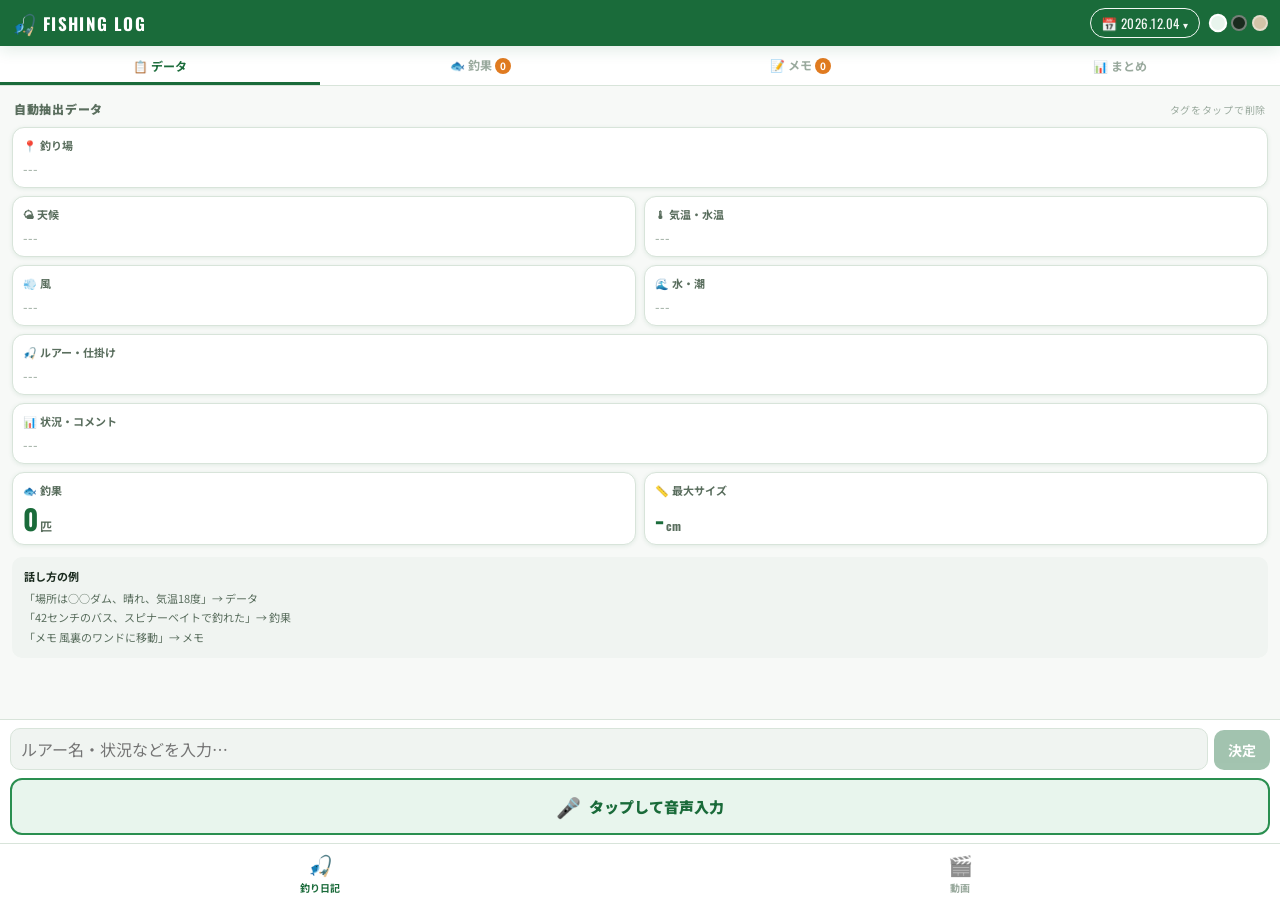
<file: index.html>
<!DOCTYPE html>
<html lang="ja" data-theme="light">
<head>
<meta charset="UTF-8">
<meta name="viewport" content="width=device-width, initial-scale=1.0, viewport-fit=cover">
<meta name="mobile-web-app-capable" content="yes">
<meta name="apple-mobile-web-app-capable" content="yes">
<meta name="apple-mobile-web-app-status-bar-style" content="black-translucent">
<meta name="theme-color" content="#1a6b3a">
<title>釣り日記</title>
<link rel="manifest" href="manifest.webmanifest">
<link rel="icon" href="icons/icon.svg" type="image/svg+xml">
<link rel="apple-touch-icon" href="icons/icon.svg">
<link rel="preconnect" href="https://fonts.googleapis.com">
<link href="https://fonts.googleapis.com/css2?family=Noto+Sans+JP:wght@400;700;900&family=Oswald:wght@500;700&display=swap" rel="stylesheet">
<link rel="stylesheet" href="css/app.css">
</head>
<body>

<header class="hdr">
  <div class="hdr-brand"><span class="hdr-logo">🎣</span><span class="hdr-title">FISHING LOG</span></div>
  <div class="hdr-right">
    <button class="trip-btn" id="tripBtn"></button>
    <div class="themes">
      <button class="theme-dot" data-theme="light" title="ライト"></button>
      <button class="theme-dot" data-theme="dark" title="ダーク"></button>
      <button class="theme-dot" data-theme="wabi" title="和風"></button>
    </div>
  </div>
</header>

<main id="apps"></main>

<nav class="nav" id="nav"></nav>

<div class="toast" id="toast"></div>
<div class="overlay" id="overlay"></div>

<!-- 共通機能 -->
<script src="js/core/util.js"></script>
<script src="js/core/store.js"></script>
<script src="js/core/media.js"></script>
<script src="js/core/speech.js"></script>
<script src="js/core/parser.js"></script>
<script src="js/core/apps.js"></script>

<!-- アプリ（ここに1行足すだけで下のナビに増える） -->
<script src="js/apps/diary.js"></script>
<script src="js/apps/video.js"></script>

<script src="js/main.js"></script>
</body>
</html>
</file>
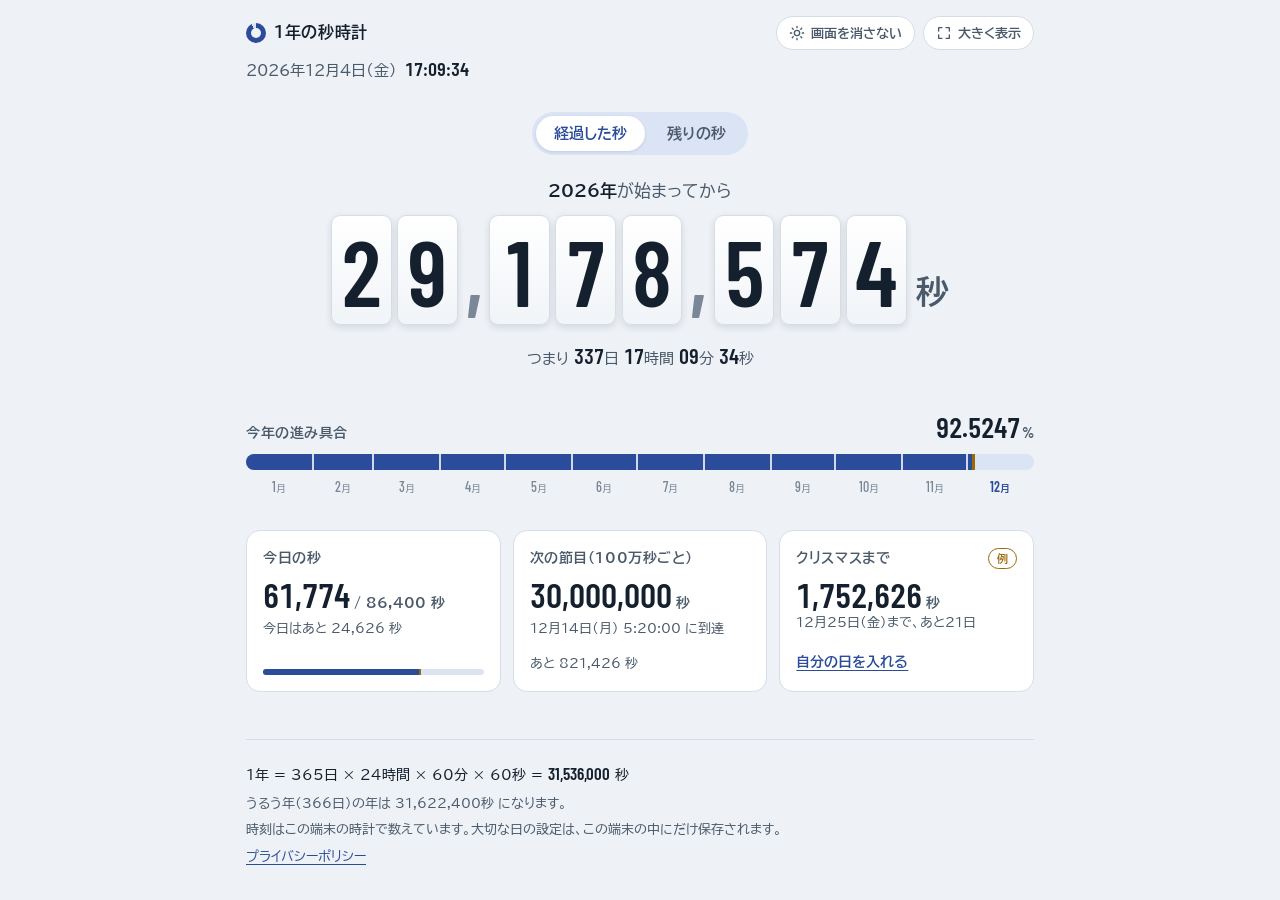
<file: year-clock/index.html>
<!DOCTYPE html>
<html lang="ja">
<head>
<meta charset="UTF-8">
<meta name="viewport" content="width=device-width, initial-scale=1, viewport-fit=cover">
<title>1年の秒時計</title>
<meta name="claude:viewport-fit-sides" content="cover">
<meta name="theme-color" content="#eef2f6" media="(prefers-color-scheme: light)">
<meta name="theme-color" content="#0e1420" media="(prefers-color-scheme: dark)">
<meta name="description" content="今年が始まってから何秒たったか、あと何秒で終わるかをひと目で見られる時計です。">
<link rel="manifest" href="manifest.webmanifest">
<link rel="icon" href="icons/icon-192.png" type="image/png">
<link rel="apple-touch-icon" href="icons/apple-touch-icon.png">
<link rel="preconnect" href="https://fonts.googleapis.com">
<link rel="preconnect" href="https://fonts.gstatic.com" crossorigin>
<link rel="stylesheet" href="https://fonts.googleapis.com/css2?family=BIZ+UDPGothic:wght@400;700&family=Barlow+Condensed:wght@500;600&display=swap">
<style>
/* レイアウト：中央に大きな秒カウンター → 1年の進み具合バー → 小さなカード3枚 → 説明 */
:root {
  --paper: #eef2f6;
  --surface: #ffffff;
  --cell-hi: #ffffff;
  --cell: #f1f4f8;
  --ink: #15202e;
  --ink-2: #4b5a6b;
  --ink-3: #7a8796;
  --line: #d6dde6;
  --ai: #2b4c9b;        /* 藍 */
  --ai-soft: #dbe4f5;
  --on-ai: #ffffff;
  --kin: #9a6a06;       /* 山吹 */
  --warn: #b3261e;
  --shadow: rgba(21, 32, 46, 0.12);
  --f-num: "Barlow Condensed", "Arial Narrow", "Roboto Condensed", sans-serif;
  --f-body: "BIZ UDPGothic", "Hiragino Sans", "Yu Gothic", "Meiryo", sans-serif;
  padding-top: env(safe-area-inset-top, 0px);
  padding-bottom: env(safe-area-inset-bottom, 0px);
}
@media (prefers-color-scheme: dark) {
  :root:not([data-theme="light"]) {
    --paper: #0e1420;
    --surface: #161f31;
    --cell-hi: #1d2840;
    --cell: #151d2f;
    --ink: #e8edf5;
    --ink-2: #a9b5c6;
    --ink-3: #66748a;
    --line: #283550;
    --ai: #8fb0f2;
    --ai-soft: #1f2d4b;
    --on-ai: #0e1420;
    --kin: #f0b941;
    --warn: #ff8a80;
    --shadow: rgba(0, 0, 0, 0.45);
    color-scheme: dark;
  }
}
:root[data-theme="dark"] {
  --paper: #0e1420;
  --surface: #161f31;
  --cell-hi: #1d2840;
  --cell: #151d2f;
  --ink: #e8edf5;
  --ink-2: #a9b5c6;
  --ink-3: #66748a;
  --line: #283550;
  --ai: #8fb0f2;
  --ai-soft: #1f2d4b;
  --on-ai: #0e1420;
  --kin: #f0b941;
  --warn: #ff8a80;
  --shadow: rgba(0, 0, 0, 0.45);
  color-scheme: dark;
}

*, *::before, *::after { box-sizing: border-box; }
[hidden] { display: none !important; }
html, body { height: 100%; }
body {
  margin: 0;
  background: var(--paper);
  color: var(--ink);
  font-family: var(--f-body);
  font-size: 15px;
  line-height: 1.6;
  -webkit-text-size-adjust: 100%;
}
h2, p { margin: 0; }
h2 { font-size: inherit; }
.nw { white-space: nowrap; }
button { -webkit-tap-highlight-color: transparent; }
button:focus-visible, input:focus-visible { outline: 2px solid var(--ai); outline-offset: 2px; }

.app {
  min-height: 100%;
  display: flex;
  flex-direction: column;
  max-width: 820px;
  margin: 0 auto;
  padding-left: max(16px, env(safe-area-inset-left, 0px));
  padding-right: max(16px, env(safe-area-inset-right, 0px));
}

/* ===== ヘッダー ===== */
.top {
  display: flex;
  flex-wrap: wrap;
  align-items: center;
  justify-content: space-between;
  gap: 10px 16px;
  padding-block: 16px 4px;
}
.brand { display: flex; align-items: center; gap: 8px; font-size: 16px; font-weight: 700; letter-spacing: 0.04em; }
.ring {
  --p: 0;
  position: relative;
  width: 20px;
  height: 20px;
  border-radius: 50%;
  background: conic-gradient(var(--ai) calc(var(--p) * 1%), var(--ai-soft) 0);
}
.ring::after { content: ""; position: absolute; inset: 5px; border-radius: 50%; background: var(--paper); }
.tools { display: flex; gap: 8px; }
.tbtn {
  display: inline-flex;
  align-items: center;
  gap: 6px;
  font: 700 13px/1 var(--f-body);
  color: var(--ink-2);
  background: var(--surface);
  border: 1px solid var(--line);
  border-radius: 999px;
  padding: 8px 12px;
  cursor: pointer;
}
.tbtn svg { width: 16px; height: 16px; fill: none; stroke: currentColor; stroke-width: 2; stroke-linecap: round; stroke-linejoin: round; }
.tbtn[aria-pressed="true"] { color: var(--ai); background: var(--ai-soft); border-color: var(--ai); }
.now { color: var(--ink-2); font-size: 15px; }
.now .t { margin-left: 0.4em; font-family: var(--f-num); font-weight: 600; font-size: 19px; color: var(--ink); font-variant-numeric: tabular-nums; }

/* ===== メインの秒カウンター ===== */
.main { flex: 1; display: flex; flex-direction: column; }
.hero {
  --d: clamp(34px, 12vw, 92px);
  display: flex;
  flex-direction: column;
  align-items: center;
  text-align: center;
  padding-block: 28px 8px;
}
.seg { display: inline-flex; gap: 4px; padding: 4px; background: var(--ai-soft); border-radius: 999px; }
.seg button {
  font: 700 15px/1 var(--f-body);
  color: var(--ink-2);
  background: transparent;
  border: 0;
  border-radius: 999px;
  padding: 10px 18px;
  cursor: pointer;
}
.seg button[aria-pressed="true"] { color: var(--ai); background: var(--surface); box-shadow: 0 1px 3px var(--shadow); }
.lead-label { margin-top: 22px; font-size: 17px; color: var(--ink-2); }
.lead-label b { color: var(--ink); }
.counter-row { display: flex; align-items: flex-end; gap: calc(var(--d) * 0.1); max-width: 100%; margin-top: 10px; }
.counter { display: flex; gap: calc(var(--d) * 0.06); font-family: var(--f-num); font-weight: 600; font-size: var(--d); line-height: 1; }
.cell {
  display: grid;
  place-items: center;
  width: 0.66em;
  height: 1.2em;
  overflow: hidden;
  background: linear-gradient(var(--cell-hi), var(--cell));
  border: 1px solid var(--line);
  border-radius: 0.1em;
  box-shadow: 0 0.03em 0.08em var(--shadow);
}
.cell.lead { color: var(--ink-3); box-shadow: none; }
.dig { display: block; }
.comma { align-self: flex-end; width: 0.22em; padding-bottom: 0.06em; text-align: center; color: var(--ink-3); }
.comma.lead { opacity: 0.4; }
.unit { padding-bottom: calc(var(--d) * 0.08); font-size: calc(var(--d) * 0.36); font-weight: 700; color: var(--ink-2); }
.equiv { margin-top: 14px; font-size: 15px; color: var(--ink-2); }
.equiv b { font-family: var(--f-num); font-weight: 600; font-size: 21px; color: var(--ink); font-variant-numeric: tabular-nums; }

/* ===== 1年の進み具合 ===== */
.prog { margin-top: 32px; }
.prog-h { display: flex; align-items: baseline; justify-content: space-between; gap: 12px; margin-bottom: 10px; }
.prog-h h2, .card-h h2 { font-size: 14px; font-weight: 700; color: var(--ink-2); letter-spacing: 0.04em; }
.pct { font-family: var(--f-num); font-weight: 600; font-size: 28px; line-height: 1; font-variant-numeric: tabular-nums; }
.pct small { margin-left: 2px; font-size: 16px; color: var(--ink-2); }
.bar { position: relative; height: 16px; border-radius: 8px; background: var(--ai-soft); overflow: hidden; }
.bar.mini { height: 6px; border-radius: 3px; }
.fill { position: absolute; inset: 0 auto 0 0; background: var(--ai); }
.fill::after { content: ""; position: absolute; top: 0; right: 0; bottom: 0; width: 3px; background: var(--kin); }
.bar.mini .fill::after { width: 2px; }
.ticks { position: absolute; inset: 0; }
.ticks i { position: absolute; top: 0; bottom: 0; width: 2px; margin-left: -1px; background: var(--paper); opacity: 0.85; }
.months { display: flex; margin-top: 6px; }
.months span { flex: 0 0 auto; text-align: center; font-family: var(--f-num); font-weight: 500; font-size: 14px; color: var(--ink-3); }
.months small { font-family: var(--f-body); font-size: 10px; }
.months .is-now { color: var(--ai); font-weight: 600; }
@media (max-width: 520px) { .months small { display: none; } }

/* ===== カード ===== */
.cards { display: grid; grid-template-columns: 1fr; gap: 12px; margin-top: 32px; }
@media (min-width: 680px) { .cards { grid-template-columns: repeat(3, minmax(0, 1fr)); } }
.card {
  display: flex;
  flex-direction: column;
  gap: 6px;
  min-width: 0;
  padding: 16px;
  background: var(--surface);
  border: 1px solid var(--line);
  border-radius: 14px;
}
.card-h { display: flex; align-items: center; justify-content: space-between; gap: 8px; }
.card-h h2 { overflow-wrap: anywhere; }
.chip { flex: none; padding: 1px 8px; font-size: 11px; font-weight: 700; color: var(--kin); border: 1px solid currentColor; border-radius: 999px; }
.card-v { font-family: var(--f-num); font-weight: 600; font-size: 34px; line-height: 1.1; font-variant-numeric: tabular-nums; overflow-wrap: anywhere; }
.card-v .u { margin-left: 4px; font-family: var(--f-body); font-size: 14px; font-weight: 700; color: var(--ink-2); }
.card-s { font-size: 13px; color: var(--ink-2); }
.card-f { margin-top: auto; padding-top: 8px; font-size: 13px; color: var(--ink-2); }
.link {
  padding: 6px 0;
  font: 700 14px/1 var(--f-body);
  color: var(--ai);
  background: none;
  border: 0;
  text-decoration: underline;
  text-underline-offset: 3px;
  cursor: pointer;
}

/* 大切な日の入力 */
.ev-view { display: contents; }
.ev-form { display: grid; gap: 8px; }
.ev-form label { font-size: 12px; font-weight: 700; color: var(--ink-2); }
.ev-form input[type="text"], .ev-form input[type="date"] {
  width: 100%;
  min-height: 42px;
  padding: 8px 10px;
  font: 16px var(--f-body);
  color: var(--ink);
  background: var(--paper);
  border: 1px solid var(--line);
  border-radius: 8px;
}
.ev-form .check { display: flex; align-items: center; gap: 8px; font-size: 14px; font-weight: 400; color: var(--ink); }
.ev-form .check input { width: 18px; height: 18px; margin: 0; accent-color: var(--ai); }
.err { font-size: 13px; color: var(--warn); }
.form-btns { display: flex; flex-wrap: wrap; gap: 8px; margin-top: 4px; }
.btn {
  padding: 10px 14px;
  font: 700 14px/1 var(--f-body);
  color: var(--ink);
  background: var(--surface);
  border: 1px solid var(--line);
  border-radius: 8px;
  cursor: pointer;
}
.btn.primary { color: var(--on-ai); background: var(--ai); border-color: var(--ai); }
.btn.quiet { margin-left: auto; color: var(--ink-2); }

/* ===== 説明 ===== */
.foot { display: grid; gap: 6px; margin-top: 36px; padding-block: 20px 32px; border-top: 1px solid var(--line); font-size: 13px; color: var(--ink-2); }
.foot .formula { font-size: 14px; color: var(--ink); }
.foot b { font-family: var(--f-num); font-weight: 600; font-size: 17px; }
.foot a { color: var(--ai); text-underline-offset: 3px; }

/* ===== お知らせ ===== */
.toast {
  position: fixed;
  left: 50%;
  bottom: calc(20px + env(safe-area-inset-bottom, 0px));
  z-index: 20;
  max-width: calc(100% - 32px);
  padding: 12px 18px;
  font-size: 14px;
  font-weight: 700;
  color: var(--paper);
  background: var(--ink);
  border-radius: 12px;
  box-shadow: 0 6px 24px var(--shadow);
  opacity: 0;
  transform: translate(-50%, 12px);
  transition: opacity 0.25s, transform 0.25s;
  pointer-events: none;
}
.toast.show { opacity: 1; transform: translate(-50%, 0); }

/* ===== 大きく表示（置き時計モード） ===== */
body.focus .app { max-width: none; }
body.focus .cards, body.focus .foot { display: none; }
body.focus .main { justify-content: center; padding-bottom: 24px; }
body.focus .hero { --d: clamp(34px, min(12.5vw, 24vh), 220px); }
body.focus .prog { width: 100%; max-width: 1100px; margin-inline: auto; }

@media (prefers-reduced-motion: reduce) {
  .toast { transition: none; }
}
</style>
</head>
<body>
<div class="app" lang="ja">
  <header class="top">
    <div class="brand"><span class="ring" id="brand-ring" aria-hidden="true"></span><span>1年の秒時計</span></div>
    <div class="tools">
      <button class="tbtn" id="wake" type="button" aria-pressed="false">
        <svg viewBox="0 0 24 24" aria-hidden="true"><circle cx="12" cy="12" r="4"/><path d="M12 2v2M12 20v2M4.9 4.9l1.4 1.4M17.7 17.7l1.4 1.4M2 12h2M20 12h2M4.9 19.1l1.4-1.4M17.7 6.3l1.4-1.4"/></svg>
        <span>画面を消さない</span>
      </button>
      <button class="tbtn" id="focus" type="button" aria-pressed="false">
        <svg viewBox="0 0 24 24" aria-hidden="true"><path d="M4 9V4h5M20 9V4h-5M4 15v5h5M20 15v5h-5"/></svg>
        <span id="focus-label">大きく表示</span>
      </button>
    </div>
  </header>
  <p class="now"><span id="today-date"></span><span class="t" id="today-time"></span></p>

  <main class="main">
    <section class="hero" aria-labelledby="lead-label">
      <div class="seg" role="group" aria-label="表示の切り替え">
        <button type="button" id="m-elapsed" aria-pressed="true">経過した秒</button>
        <button type="button" id="m-remain" aria-pressed="false">残りの秒</button>
      </div>
      <p class="lead-label" id="lead-label"></p>
      <div class="counter-row">
        <div class="counter" id="counter" role="img" aria-label=""></div>
        <span class="unit" aria-hidden="true">秒</span>
      </div>
      <p class="equiv" id="equiv"></p>
    </section>

    <section class="prog" aria-labelledby="prog-h">
      <div class="prog-h">
        <h2 id="prog-h">今年の進み具合</h2>
        <p class="pct"><span id="pct">0.0000</span><small>%</small></p>
      </div>
      <div class="bar"><div class="fill" id="fill"></div><div class="ticks" id="ticks"></div></div>
      <div class="months" id="months" aria-hidden="true"></div>
    </section>

    <div class="cards">
      <section class="card" aria-labelledby="day-h">
        <div class="card-h"><h2 id="day-h">今日の秒</h2></div>
        <p class="card-v"><span id="day-v">0</span><span class="u">/ <span id="day-total">86,400</span> 秒</span></p>
        <p class="card-s" id="day-s"></p>
        <div class="card-f"><div class="bar mini"><div class="fill" id="day-fill"></div></div></div>
      </section>

      <section class="card" aria-labelledby="ms-h">
        <div class="card-h"><h2 id="ms-h">次の節目（100万秒ごと）</h2></div>
        <p class="card-v"><span id="ms-v">0</span><span class="u">秒</span></p>
        <p class="card-s" id="ms-s"></p>
        <div class="card-f" id="ms-f"></div>
      </section>

      <section class="card" aria-labelledby="ev-h">
        <div class="card-h"><h2 id="ev-h">大切な日まで</h2><span class="chip" id="ev-chip" hidden>例</span></div>
        <div class="ev-view" id="ev-view">
          <div id="ev-body">
            <p class="card-v"><span id="ev-v">0</span><span class="u" id="ev-u">秒</span></p>
            <p class="card-s" id="ev-s"></p>
          </div>
          <p class="card-s" id="ev-empty" hidden>誕生日や旅行の日など、大切な日までの秒数を数えます。</p>
          <div class="card-f"><button class="link" id="ev-edit" type="button">自分の日を入れる</button></div>
        </div>
        <form class="ev-form" id="ev-form" novalidate hidden>
          <label for="ev-name">名前</label>
          <input id="ev-name" type="text" maxlength="20" placeholder="誕生日" autocomplete="off">
          <label for="ev-date">日付</label>
          <input id="ev-date" type="date">
          <label class="check" for="ev-yearly"><input id="ev-yearly" type="checkbox">毎年くり返す（誕生日など）</label>
          <p class="err" id="ev-err" hidden>日付を選んでください。</p>
          <div class="form-btns">
            <button class="btn primary" type="submit">保存</button>
            <button class="btn" id="ev-cancel" type="button">やめる</button>
            <button class="btn quiet" id="ev-remove" type="button">消す</button>
          </div>
        </form>
      </section>
    </div>
  </main>

  <footer class="foot">
    <p class="formula" id="formula"></p>
    <p id="leap-note"></p>
    <p>時刻はこの端末の時計で数えています。大切な日の設定は、この端末の中にだけ保存されます。</p>
    <p class="foot-link"><a href="privacy.html">プライバシーポリシー</a></p>
  </footer>
</div>
<div class="toast" id="toast" role="status" aria-live="polite"></div>

<script>
(() => {
  'use strict';

  const KEY = 'year-seconds-clock.v1';
  const WEEK = ['日', '月', '火', '水', '木', '金', '土'];
  const DAY_MS = 86400000;
  const MILESTONE = 1000000;
  const $ = (id) => document.getElementById(id);
  const fmt = (n) => n.toLocaleString('ja-JP');
  const pad2 = (n) => String(n).padStart(2, '0');
  const dateJa = (d) => `${d.getMonth() + 1}月${d.getDate()}日（${WEEK[d.getDay()]}）`;
  const timeJa = (d) => `${d.getHours()}:${pad2(d.getMinutes())}:${pad2(d.getSeconds())}`;
  const reduceMotion = window.matchMedia('(prefers-reduced-motion: reduce)');

  // ===== 設定の保存（この端末だけ） =====
  const settings = (() => {
    try { return JSON.parse(localStorage.getItem(KEY)) || {}; } catch (e) { return {}; }
  })();
  const save = () => {
    try { localStorage.setItem(KEY, JSON.stringify(settings)); } catch (e) { /* 保存できなくても時計は動く */ }
  };
  if (settings.event && !/^\d{4}-\d{2}-\d{2}$/.test(settings.event.date || '')) delete settings.event;
  let mode = settings.mode === 'remain' ? 'remain' : 'elapsed';

  // ===== 1年・1日の秒数 =====
  // 端末のタイムゾーンで「1月1日 0:00」から数える。うるう年は自動で366日になる。
  function yearInfo(now) {
    const y = now.getFullYear();
    const start = new Date(y, 0, 1);
    const end = new Date(y + 1, 0, 1);
    const total = Math.round((end - start) / 1000);
    const elapsed = Math.floor((now - start) / 1000);
    return { y, start, end, total, elapsed, remain: total - elapsed };
  }
  function dayInfo(now) {
    const start = new Date(now.getFullYear(), now.getMonth(), now.getDate());
    const end = new Date(now.getFullYear(), now.getMonth(), now.getDate() + 1);
    const total = Math.round((end - start) / 1000);
    const elapsed = Math.floor((now - start) / 1000);
    return { total, elapsed, remain: total - elapsed };
  }

  // ===== 秒カウンター（8けた） =====
  const cells = [];
  const commas = [];
  (() => {
    const box = $('counter');
    for (let i = 0; i < 8; i++) {
      if (i === 2 || i === 5) {
        const c = document.createElement('span');
        c.className = 'comma';
        c.textContent = ',';
        box.append(c);
        commas.push({ el: c, at: i });
      }
      const cell = document.createElement('span');
      const dig = document.createElement('span');
      cell.className = 'cell';
      dig.className = 'dig';
      cell.append(dig);
      box.append(cell);
      cells.push({ cell, dig, v: '' });
    }
  })();

  function renderCounter(n, animate, dir) {
    const s = String(n).padStart(8, '0');
    const first = s.search(/[1-9]/);
    const lead = first === -1 ? 7 : first;
    cells.forEach((c, i) => {
      c.cell.classList.toggle('lead', i < lead);
      if (c.v === s[i]) return;
      c.dig.textContent = s[i];
      if (animate && c.v !== '' && !reduceMotion.matches && c.dig.animate) {
        c.dig.animate(
          [{ transform: `translateY(${dir * 60}%)`, opacity: 0 }, { transform: 'none', opacity: 1 }],
          { duration: 280, easing: 'cubic-bezier(.2,.8,.2,1)' }
        );
      }
      c.v = s[i];
    });
    commas.forEach((c) => c.el.classList.toggle('lead', c.at <= lead));
    $('counter').setAttribute('aria-label', `${fmt(n)}秒`);
  }

  function equivHtml(sec) {
    const d = Math.floor(sec / 86400);
    const h = Math.floor((sec % 86400) / 3600);
    const m = Math.floor((sec % 3600) / 60);
    const s = sec % 60;
    return `つまり <b>${d}</b>日 <b>${h}</b>時間 <b>${pad2(m)}</b>分 <b>${pad2(s)}</b>秒`;
  }

  // ===== 月の目盛り（実際の日数どおりの幅） =====
  let builtYear = null;
  function buildMonths(yi) {
    const months = $('months');
    const ticks = $('ticks');
    const span = yi.end - yi.start;
    months.textContent = '';
    ticks.textContent = '';
    for (let m = 0; m < 12; m++) {
      const a = new Date(yi.y, m, 1);
      const b = new Date(yi.y, m + 1, 1);
      const label = document.createElement('span');
      label.style.flexBasis = `${((b - a) / span) * 100}%`;
      label.innerHTML = `${m + 1}<small>月</small>`;
      months.append(label);
      if (m > 0) {
        const t = document.createElement('i');
        t.style.left = `${((a - yi.start) / span) * 100}%`;
        ticks.append(t);
      }
    }
    const days = Math.round(yi.total / 86400);
    $('formula').innerHTML = `1年 = ${days}日 × 24時間 × 60分 × 60秒 = <span class="nw"><b>${fmt(yi.total)}</b> 秒</span>`;
    $('leap-note').textContent = days === 366
      ? `${yi.y}年はうるう年なので、いつもの年（365日 = 31,536,000秒）より 86,400秒 長くなっています。`
      : 'うるう年（366日）の年は 31,622,400秒 になります。';
    builtYear = yi.y;
  }

  // ===== 大切な日 =====
  function currentEvent(now) {
    if (settings.event === null) return null;
    if (settings.event) return settings.event;
    return { name: 'クリスマス', date: `${now.getFullYear()}-12-25`, yearly: true, example: true };
  }

  function eventState(ev, now) {
    const [Y, M, D] = ev.date.split('-').map(Number);
    let t = new Date(Y, M - 1, D);
    if (ev.yearly) {
      t = new Date(now.getFullYear(), M - 1, D);
      if (now >= new Date(t.getFullYear(), t.getMonth(), t.getDate() + 1)) {
        t = new Date(now.getFullYear() + 1, M - 1, D);
      }
    }
    const dayEnd = new Date(t.getFullYear(), t.getMonth(), t.getDate() + 1);
    const today = new Date(now.getFullYear(), now.getMonth(), now.getDate());
    const days = Math.round(Math.abs(t - today) / DAY_MS);
    if (now < t) return { kind: 'until', t, days, sec: Math.ceil((t - now) / 1000) };
    if (now < dayEnd) return { kind: 'today', t };
    return { kind: 'since', t, days, sec: Math.floor((now - t) / 1000) };
  }

  function renderEvent(now) {
    const ev = currentEvent(now);
    $('ev-body').hidden = !ev;
    $('ev-empty').hidden = !!ev;
    $('ev-chip').hidden = !(ev && ev.example);
    $('ev-edit').textContent = ev && !ev.example ? '変更する' : '自分の日を入れる';
    if (!ev) {
      $('ev-h').textContent = '大切な日まで';
      return;
    }
    const st = eventState(ev, now);
    const withYear = (d) => (d.getFullYear() === now.getFullYear() ? '' : `${d.getFullYear()}年`) + dateJa(d);
    $('ev-u').hidden = st.kind === 'today';
    if (st.kind === 'until') {
      $('ev-h').textContent = `${ev.name}まで`;
      $('ev-v').textContent = fmt(st.sec);
      $('ev-s').innerHTML = `${withYear(st.t)}まで、<span class="nw">あと${st.days}日</span>`;
    } else if (st.kind === 'today') {
      $('ev-h').textContent = ev.name;
      $('ev-v').textContent = '今日';
      $('ev-s').textContent = `${dateJa(st.t)}、今日がその日です`;
    } else {
      $('ev-h').textContent = `${ev.name}から`;
      $('ev-v').textContent = fmt(st.sec);
      $('ev-s').innerHTML = `${withYear(st.t)}から <span class="nw">${st.days}日たちました</span>`;
    }
  }

  const form = $('ev-form');
  function openForm() {
    const ev = currentEvent(new Date());
    const own = ev && !ev.example;
    $('ev-name').value = own ? ev.name : '';
    $('ev-date').value = own ? ev.date : '';
    $('ev-yearly').checked = own ? !!ev.yearly : false;
    $('ev-remove').hidden = !own;
    $('ev-err').hidden = true;
    $('ev-view').hidden = true;
    $('ev-chip').hidden = true;
    form.hidden = false;
    $('ev-name').focus();
  }
  function closeForm() {
    form.hidden = true;
    $('ev-view').hidden = false;
    renderEvent(new Date());
    $('ev-edit').focus();
  }
  $('ev-edit').addEventListener('click', openForm);
  $('ev-cancel').addEventListener('click', closeForm);
  $('ev-remove').addEventListener('click', () => {
    settings.event = null;
    save();
    closeForm();
  });
  form.addEventListener('submit', (e) => {
    e.preventDefault();
    const date = $('ev-date').value;
    if (!/^\d{4}-\d{2}-\d{2}$/.test(date)) {
      $('ev-err').hidden = false;
      $('ev-date').focus();
      return;
    }
    settings.event = { name: $('ev-name').value.trim() || '大切な日', date, yearly: $('ev-yearly').checked };
    save();
    closeForm();
  });

  // ===== お知らせ =====
  let toastTimer;
  function toast(msg) {
    const el = $('toast');
    el.textContent = msg;
    el.classList.add('show');
    clearTimeout(toastTimer);
    toastTimer = setTimeout(() => el.classList.remove('show'), 5000);
  }

  // ===== 毎秒の更新 =====
  let last = null;
  function tick(animate) {
    const now = new Date();
    const yi = yearInfo(now);
    const di = dayInfo(now);
    if (builtYear !== yi.y) buildMonths(yi);

    $('today-date').textContent = `${yi.y}年${dateJa(now)}`;
    $('today-time').textContent = timeJa(now);

    const value = mode === 'elapsed' ? yi.elapsed : yi.remain;
    $('lead-label').innerHTML = mode === 'elapsed'
      ? `<b>${yi.y}年</b>が始まってから`
      : `<b>${yi.y}年</b>が終わるまで、あと`;
    renderCounter(value, animate, mode === 'elapsed' ? 1 : -1);
    $('equiv').innerHTML = equivHtml(value);

    const pct = (yi.elapsed / yi.total) * 100;
    $('pct').textContent = pct.toFixed(4);
    $('fill').style.width = `${pct}%`;
    $('brand-ring').style.setProperty('--p', pct);
    [...$('months').children].forEach((el, i) => el.classList.toggle('is-now', i === now.getMonth()));

    $('day-v').textContent = fmt(di.elapsed);
    $('day-total').textContent = fmt(di.total);
    $('day-s').textContent = `今日はあと ${fmt(di.remain)} 秒`;
    $('day-fill').style.width = `${(di.elapsed / di.total) * 100}%`;

    const next = Math.min((Math.floor(yi.elapsed / MILESTONE) + 1) * MILESTONE, yi.total);
    const at = new Date(yi.start.getTime() + next * 1000);
    $('ms-v').textContent = fmt(next);
    $('ms-s').textContent = next === yi.total
      ? '年越しの瞬間（1月1日 0:00:00）に到達'
      : `${dateJa(at)} ${timeJa(at)} に到達`;
    $('ms-f').textContent = `あと ${fmt(next - yi.elapsed)} 秒`;

    if (animate && last) {
      const passed = Math.floor(yi.elapsed / MILESTONE) * MILESTONE;
      if (last.y === yi.y && yi.elapsed - last.elapsed <= 3 && passed > last.elapsed) {
        toast(`今年 ${fmt(passed)} 秒を通過しました`);
      } else if (last.y < yi.y && last.remain <= 3) {
        toast(`${yi.y}年になりました。また 0 秒から数えます`);
      }
    }
    last = yi;

    if (form.hidden) renderEvent(now);
  }

  let timer;
  function loop() {
    tick(true);
    timer = setTimeout(loop, 1000 - (Date.now() % 1000) + 15);
  }
  function restart() {
    clearTimeout(timer);
    tick(false);
    timer = setTimeout(loop, 1000 - (Date.now() % 1000) + 15);
  }

  // ===== 経過／残りの切り替え =====
  function showMode() {
    $('m-elapsed').setAttribute('aria-pressed', mode === 'elapsed');
    $('m-remain').setAttribute('aria-pressed', mode === 'remain');
  }
  function setMode(m) {
    if (mode === m) return;
    mode = m;
    settings.mode = m;
    save();
    showMode();
    tick(false);
  }
  $('m-elapsed').addEventListener('click', () => setMode('elapsed'));
  $('m-remain').addEventListener('click', () => setMode('remain'));

  // ===== 画面を消さない（スリープ防止） =====
  let wakeLock = null;
  let wantWake = false;
  const wakeBtn = $('wake');
  if (!('wakeLock' in navigator)) wakeBtn.hidden = true;
  const showWake = () => wakeBtn.setAttribute('aria-pressed', wantWake);
  async function getWake() {
    try {
      wakeLock = await navigator.wakeLock.request('screen');
      wakeLock.addEventListener('release', () => { wakeLock = null; });
      return true;
    } catch (e) {
      return false;
    }
  }
  wakeBtn.addEventListener('click', async () => {
    if (wantWake) {
      wantWake = false;
      if (wakeLock) wakeLock.release();
      toast('画面のスリープ防止をやめました');
    } else if (await getWake()) {
      wantWake = true;
      toast('この画面を開いている間、画面が消えないようにしました');
    } else {
      toast('この環境では画面のスリープ防止を使えませんでした');
    }
    showWake();
  });

  // ===== 大きく表示（置き時計モード） =====
  let focusOn = false;
  let fsByUs = false;
  async function setFocus(on) {
    focusOn = on;
    document.body.classList.toggle('focus', on);
    $('focus').setAttribute('aria-pressed', on);
    $('focus-label').textContent = on ? 'もとに戻す' : '大きく表示';
    if (on && document.fullscreenEnabled && !document.fullscreenElement) {
      try {
        await document.documentElement.requestFullscreen();
        fsByUs = true;
      } catch (e) { /* 全画面にできなくても、大きく表示はそのまま使える */ }
    } else if (!on && fsByUs && document.fullscreenElement) {
      fsByUs = false;
      try { await document.exitFullscreen(); } catch (e) { /* すでに解除済み */ }
    }
  }
  $('focus').addEventListener('click', () => setFocus(!focusOn));
  document.addEventListener('keydown', (e) => {
    if (e.key === 'Escape' && focusOn) setFocus(false);
  });
  document.addEventListener('fullscreenchange', () => {
    if (!document.fullscreenElement && fsByUs) {
      fsByUs = false;
      if (focusOn) setFocus(false);
    }
  });

  document.addEventListener('visibilitychange', () => {
    if (document.hidden) return;
    restart();
    if (wantWake && !wakeLock) getWake();
  });

  showMode();
  restart();

  // ===== オフライン対応（ホーム画面に追加・アプリ化用） =====
  if ('serviceWorker' in navigator && location.protocol === 'https:') {
    navigator.serviceWorker.register('sw.js').catch(() => { /* 使えない環境ではふつうのWebページとして動く */ });
  }
})();
</script>
</body>
</html>
</file>
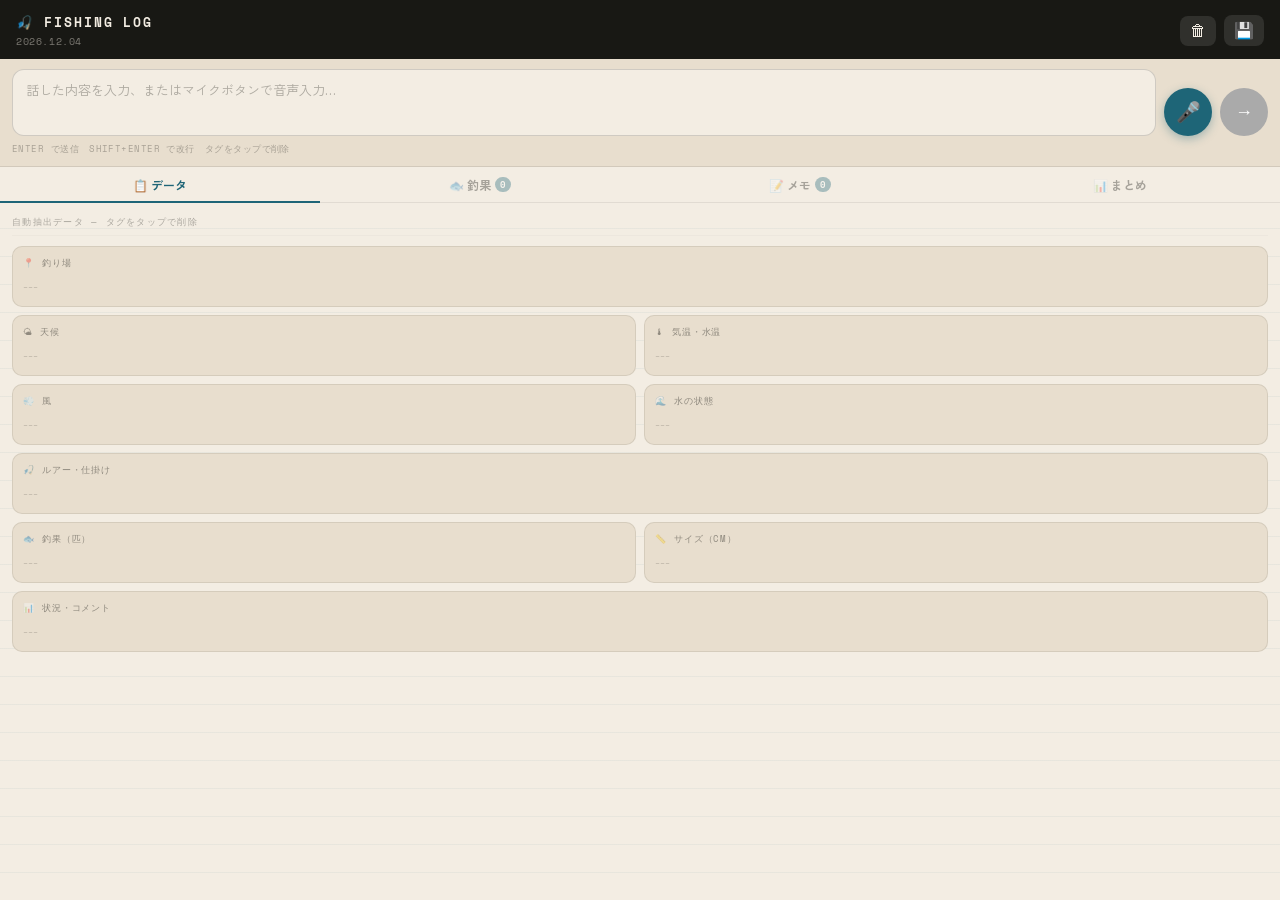
<file: fishing-diary（釣り日記）.html>
<!DOCTYPE html>
<html lang="ja">
<head>
<meta charset="UTF-8">
<meta name="viewport" content="width=device-width, initial-scale=1.0, maximum-scale=1.0, user-scalable=no">
<meta name="mobile-web-app-capable" content="yes">
<meta name="apple-mobile-web-app-capable" content="yes">
<meta name="apple-mobile-web-app-status-bar-style" content="black-translucent">
<meta name="theme-color" content="#181814">
<title>釣り日記</title>
<link rel="preconnect" href="https://fonts.googleapis.com">
<link href="https://fonts.googleapis.com/css2?family=Zen+Kaku+Gothic+New:wght@400;700;900&family=Space+Mono:wght@400;700&display=swap" rel="stylesheet">
<style>
:root {
  --ink: #181814;
  --paper: #f3ede3;
  --paper2: #e8dece;
  --paper3: #dfd4c0;
  --water: #1e6577;
  --water-l: #3d8fa3;
  --water-p: #cde8f0;
  --moss: #3d5e38;
  --moss-l: #6b9465;
  --sand: #c4a05a;
  --rec: #bf3030;
  --shadow: rgba(24,24,20,0.13);
}
* { box-sizing: border-box; margin: 0; padding: 0; -webkit-tap-highlight-color: transparent; }
html, body { height: 100%; overflow: hidden; }
body {
  background: var(--paper);
  font-family: 'Zen Kaku Gothic New', 'Hiragino Kaku Gothic ProN', sans-serif;
  color: var(--ink);
  display: flex;
  flex-direction: column;
  height: 100%;
  height: -webkit-fill-available;
}

/* ===== HEADER ===== */
.hdr {
  background: var(--ink);
  color: var(--paper);
  padding: 12px 16px 10px;
  display: flex;
  align-items: center;
  justify-content: space-between;
  flex-shrink: 0;
}
.hdr-l { display: flex; flex-direction: column; gap: 2px; }
.hdr-title {
  font-family: 'Space Mono', monospace;
  font-size: 13px;
  letter-spacing: 0.15em;
  font-weight: 700;
}
.hdr-date {
  font-family: 'Space Mono', monospace;
  font-size: 10px;
  opacity: 0.45;
  letter-spacing: 0.06em;
}
.hdr-r { display: flex; gap: 8px; align-items: center; }
.icon-btn {
  background: rgba(255,255,255,0.1);
  border: none;
  color: var(--paper);
  border-radius: 8px;
  padding: 6px 10px;
  font-size: 16px;
  cursor: pointer;
  transition: background 0.2s;
}
.icon-btn:active { background: rgba(255,255,255,0.2); }

/* ===== INPUT AREA ===== */
.inp-wrap {
  background: var(--paper2);
  border-bottom: 1px solid rgba(24,24,20,0.1);
  padding: 10px 12px;
  flex-shrink: 0;
}
.inp-row { display: flex; gap: 8px; align-items: flex-end; }
.inp-box {
  flex: 1;
  background: var(--paper);
  border: 1.5px solid rgba(24,24,20,0.16);
  border-radius: 12px;
  padding: 10px 13px;
  font-family: 'Zen Kaku Gothic New', sans-serif;
  font-size: 15px;
  color: var(--ink);
  resize: none;
  min-height: 48px;
  max-height: 110px;
  line-height: 1.5;
  outline: none;
  transition: border-color 0.2s, box-shadow 0.2s;
}
.inp-box:focus {
  border-color: var(--water);
  box-shadow: 0 0 0 3px rgba(30,101,119,0.08);
}
.inp-box::placeholder { color: rgba(24,24,20,0.32); font-size: 13px; }
.mic-btn {
  width: 48px; height: 48px;
  border-radius: 50%;
  border: none;
  background: var(--water);
  color: white;
  font-size: 20px;
  cursor: pointer;
  display: flex; align-items: center; justify-content: center;
  flex-shrink: 0;
  box-shadow: 0 3px 10px rgba(30,101,119,0.35);
  transition: transform 0.15s, background 0.2s, box-shadow 0.2s;
  position: relative;
}
.mic-btn:active { transform: scale(0.92); }
.mic-btn.rec {
  background: var(--rec);
  box-shadow: 0 3px 18px rgba(191,48,48,0.45);
  animation: mic-pulse 1.4s ease-in-out infinite;
}
@keyframes mic-pulse {
  0%,100% { box-shadow: 0 3px 18px rgba(191,48,48,0.45); }
  50% { box-shadow: 0 3px 28px rgba(191,48,48,0.65); }
}
.send-btn {
  width: 48px; height: 48px;
  border-radius: 50%;
  border: none;
  background: var(--moss);
  color: white;
  font-size: 18px;
  cursor: pointer;
  display: flex; align-items: center; justify-content: center;
  flex-shrink: 0;
  box-shadow: 0 3px 10px rgba(61,94,56,0.3);
  transition: transform 0.15s;
}
.send-btn:active { transform: scale(0.92); }
.send-btn:disabled { background: #aaa; box-shadow: none; }
.inp-hint {
  margin-top: 6px;
  font-family: 'Space Mono', monospace;
  font-size: 9px;
  opacity: 0.3;
  letter-spacing: 0.05em;
  display: flex;
  gap: 10px;
}
.rec-indicator {
  display: flex;
  align-items: center;
  gap: 6px;
  margin-top: 5px;
  font-size: 11px;
  color: var(--rec);
  font-weight: 700;
  display: none;
}
.rec-dot {
  width: 7px; height: 7px; border-radius: 50%;
  background: var(--rec);
  animation: blink 0.9s ease-in-out infinite;
}
@keyframes blink { 0%,100%{opacity:1} 50%{opacity:0.2} }
.interim-txt { color: var(--water); font-size: 12px; font-style: italic; opacity: 0.8; }

/* ===== TABS ===== */
.tabs {
  display: flex;
  background: var(--paper);
  border-bottom: 1.5px solid rgba(24,24,20,0.08);
  flex-shrink: 0;
}
.tab {
  flex: 1;
  padding: 9px 4px 8px;
  border: none;
  background: transparent;
  font-family: 'Zen Kaku Gothic New', sans-serif;
  font-size: 12px;
  font-weight: 700;
  color: var(--ink);
  opacity: 0.35;
  cursor: pointer;
  border-bottom: 2.5px solid transparent;
  margin-bottom: -1.5px;
  transition: all 0.2s;
  display: flex;
  align-items: center;
  justify-content: center;
  gap: 4px;
}
.tab.on { opacity: 1; border-bottom-color: var(--water); color: var(--water); }
.bdg {
  background: var(--water);
  color: white;
  border-radius: 9px;
  font-family: 'Space Mono', monospace;
  font-size: 9px;
  padding: 1px 5px;
  min-width: 16px;
  text-align: center;
  transition: background 0.2s;
}
.bdg.new { background: var(--rec); animation: pop 0.3s ease; }
@keyframes pop { 0%{transform:scale(0.5)} 70%{transform:scale(1.15)} 100%{transform:scale(1)} }

/* ===== CONTENT ===== */
.content {
  flex: 1;
  overflow-y: auto;
  -webkit-overflow-scrolling: touch;
  padding: 12px;
  background: var(--paper);
  background-image: repeating-linear-gradient(
    0deg, transparent, transparent 27px,
    rgba(30,101,119,0.055) 27px, rgba(30,101,119,0.055) 28px
  );
}
.view { display: none; }
.view.on { display: block; }

/* ===== SECTION HEADER ===== */
.sec-hd {
  font-family: 'Space Mono', monospace;
  font-size: 9px;
  letter-spacing: 0.14em;
  opacity: 0.32;
  text-transform: uppercase;
  border-bottom: 1px solid rgba(24,24,20,0.08);
  padding-bottom: 6px;
  margin-bottom: 10px;
}

/* ===== DATA FIELDS ===== */
.grid { display: grid; grid-template-columns: 1fr 1fr; gap: 8px; }
.card {
  background: var(--paper2);
  border: 1.5px solid rgba(24,24,20,0.09);
  border-radius: 10px;
  padding: 9px 10px;
  transition: border-color 0.35s, box-shadow 0.35s;
}
.card.full { grid-column: 1 / -1; }
.card.lit {
  border-color: var(--water-l);
  box-shadow: 0 0 0 3px rgba(30,101,119,0.1);
}
.card-lbl {
  font-family: 'Space Mono', monospace;
  font-size: 9px;
  letter-spacing: 0.1em;
  opacity: 0.42;
  text-transform: uppercase;
  margin-bottom: 5px;
}
.tags { display: flex; flex-wrap: wrap; gap: 3px; min-height: 22px; align-items: flex-start; }
.tag {
  background: var(--water-p);
  color: var(--water);
  border-radius: 5px;
  padding: 2px 8px;
  font-size: 12px;
  font-weight: 700;
  cursor: pointer;
  user-select: none;
  animation: tag-in 0.22s ease;
  transition: opacity 0.15s;
}
.tag:active { opacity: 0.5; }
@keyframes tag-in { from{transform:scale(0.6);opacity:0} to{transform:scale(1);opacity:1} }
.tag-empty { font-size: 12px; opacity: 0.2; line-height: 22px; }

/* ===== FISH LOG ===== */
.fish-list, .memo-list { display: flex; flex-direction: column; gap: 8px; }
.fish-item {
  background: var(--water-p);
  border: 1.5px solid rgba(30,101,119,0.15);
  border-radius: 10px;
  padding: 10px 12px;
  display: flex;
  align-items: center;
  gap: 10px;
  animation: item-in 0.22s ease;
}
@keyframes item-in { from{opacity:0;transform:translateY(-5px)} to{opacity:1;transform:translateY(0)} }
.fish-emoji { font-size: 22px; flex-shrink: 0; }
.fish-sz {
  font-family: 'Space Mono', monospace;
  font-size: 22px;
  font-weight: 700;
  color: var(--water);
  min-width: 56px;
  text-align: center;
  flex-shrink: 0;
  line-height: 1;
}
.fish-sz small { font-size: 11px; font-weight: 400; display: block; }
.fish-info { flex: 1; min-width: 0; }
.fish-lure { font-size: 13px; font-weight: 700; white-space: nowrap; overflow: hidden; text-overflow: ellipsis; }
.fish-meta { font-family: 'Space Mono', monospace; font-size: 10px; opacity: 0.45; margin-top: 2px; }
.fish-note { font-size: 11px; opacity: 0.6; margin-top: 2px; white-space: nowrap; overflow: hidden; text-overflow: ellipsis; }

/* ===== MEMO ===== */
.memo-item {
  background: var(--paper2);
  border: 1.5px solid rgba(24,24,20,0.09);
  border-left: 3px solid var(--sand);
  border-radius: 0 10px 10px 0;
  padding: 9px 36px 9px 12px;
  animation: item-in 0.22s ease;
  position: relative;
}
.memo-time { font-family: 'Space Mono', monospace; font-size: 9px; opacity: 0.38; margin-bottom: 3px; }
.memo-txt { font-size: 13px; line-height: 1.65; }

/* ===== DEL BUTTON ===== */
.del-btn {
  background: none; border: none; cursor: pointer;
  font-size: 15px; opacity: 0.25; padding: 6px;
  flex-shrink: 0;
  transition: opacity 0.2s;
}
.del-btn:active { opacity: 0.8; }
.del-abs { position: absolute; top: 6px; right: 4px; }

/* ===== EMPTY ===== */
.empty {
  text-align: center;
  padding: 36px 20px;
  opacity: 0.32;
  font-size: 13px;
  line-height: 2;
}
.empty-icon { font-size: 36px; display: block; margin-bottom: 8px; opacity: 0.6; }

/* ===== SUMMARY VIEW ===== */
.summary-box {
  background: var(--paper2);
  border: 1.5px solid rgba(24,24,20,0.09);
  border-radius: 10px;
  padding: 14px;
  margin-bottom: 12px;
}
.summary-title { font-weight: 900; font-size: 14px; margin-bottom: 10px; }
.summary-row { display: flex; justify-content: space-between; padding: 5px 0; border-bottom: 1px solid rgba(24,24,20,0.07); font-size: 13px; }
.summary-row:last-child { border-bottom: none; }
.summary-key { opacity: 0.55; }
.summary-val { font-weight: 700; text-align: right; max-width: 60%; }
.export-btn {
  width: 100%;
  padding: 13px;
  background: var(--ink);
  color: var(--paper);
  border: none;
  border-radius: 10px;
  font-family: 'Zen Kaku Gothic New', sans-serif;
  font-size: 14px;
  font-weight: 700;
  cursor: pointer;
  letter-spacing: 0.05em;
  transition: opacity 0.2s;
}
.export-btn:active { opacity: 0.7; }

/* ===== TOAST ===== */
.toast {
  position: fixed;
  bottom: 24px; left: 50%;
  transform: translateX(-50%) translateY(12px);
  background: var(--moss);
  color: white;
  padding: 10px 20px;
  border-radius: 22px;
  font-size: 13px;
  font-weight: 700;
  opacity: 0;
  pointer-events: none;
  transition: all 0.28s ease;
  z-index: 9999;
  white-space: nowrap;
  box-shadow: 0 4px 16px rgba(61,94,56,0.3);
}
.toast.show { opacity: 1; transform: translateX(-50%) translateY(0); }

/* ===== MODAL (confirm clear) ===== */
.overlay {
  position: fixed; inset: 0;
  background: rgba(24,24,20,0.55);
  z-index: 100;
  display: none;
  align-items: center;
  justify-content: center;
  padding: 24px;
}
.overlay.show { display: flex; }
.modal {
  background: var(--paper);
  border-radius: 14px;
  padding: 22px 20px;
  width: 100%;
  max-width: 320px;
}
.modal-title { font-weight: 900; font-size: 15px; margin-bottom: 8px; }
.modal-body { font-size: 13px; opacity: 0.65; margin-bottom: 18px; line-height: 1.6; }
.modal-btns { display: flex; gap: 8px; }
.modal-btn {
  flex: 1; padding: 11px; border-radius: 9px; border: none;
  font-family: 'Zen Kaku Gothic New', sans-serif; font-size: 13px; font-weight: 700;
  cursor: pointer; transition: opacity 0.2s;
}
.modal-btn:active { opacity: 0.7; }
.btn-cancel { background: var(--paper2); color: var(--ink); }
.btn-ok { background: var(--rec); color: white; }
</style>
</head>
<body>

<!-- HEADER -->
<div class="hdr">
  <div class="hdr-l">
    <div class="hdr-title">🎣 FISHING LOG</div>
    <div class="hdr-date" id="hdrDate"></div>
  </div>
  <div class="hdr-r">
    <button class="icon-btn" onclick="showClearModal()" title="クリア">🗑</button>
    <button class="icon-btn" onclick="exportLog()" title="保存">💾</button>
  </div>
</div>

<!-- INPUT -->
<div class="inp-wrap">
  <div class="inp-row">
    <textarea id="inp" class="inp-box" rows="2"
      placeholder="話した内容を入力、またはマイクボタンで音声入力…"></textarea>
    <button class="mic-btn" id="micBtn" onclick="toggleMic()">🎤</button>
    <button class="send-btn" id="sendBtn" onclick="handleSend()" disabled>→</button>
  </div>
  <div class="rec-indicator" id="recInd">
    <div class="rec-dot"></div>
    <span>録音中...</span>
    <span class="interim-txt" id="interimTxt"></span>
  </div>
  <div class="inp-hint">
    <span>ENTER で送信</span>
    <span>SHIFT+ENTER で改行</span>
    <span>タグをタップで削除</span>
  </div>
</div>

<!-- TABS -->
<div class="tabs">
  <button class="tab on" id="tab-data" onclick="switchTab('data')">📋 データ</button>
  <button class="tab" id="tab-fish" onclick="switchTab('fish')">🐟 釣果 <span class="bdg" id="bdg-fish">0</span></button>
  <button class="tab" id="tab-memo" onclick="switchTab('memo')">📝 メモ <span class="bdg" id="bdg-memo">0</span></button>
  <button class="tab" id="tab-sum" onclick="switchTab('sum')">📊 まとめ</button>
</div>

<!-- CONTENT -->
<div class="content">

  <!-- DATA VIEW -->
  <div class="view on" id="view-data">
    <div class="sec-hd">自動抽出データ — タグをタップで削除</div>
    <div class="grid">
      <div class="card full" id="c-spot">
        <div class="card-lbl">📍 釣り場</div>
        <div class="tags" id="t-spot"><span class="tag-empty">---</span></div>
      </div>
      <div class="card" id="c-weather">
        <div class="card-lbl">🌤 天候</div>
        <div class="tags" id="t-weather"><span class="tag-empty">---</span></div>
      </div>
      <div class="card" id="c-temp">
        <div class="card-lbl">🌡 気温・水温</div>
        <div class="tags" id="t-temp"><span class="tag-empty">---</span></div>
      </div>
      <div class="card" id="c-wind">
        <div class="card-lbl">💨 風</div>
        <div class="tags" id="t-wind"><span class="tag-empty">---</span></div>
      </div>
      <div class="card" id="c-water">
        <div class="card-lbl">🌊 水の状態</div>
        <div class="tags" id="t-water"><span class="tag-empty">---</span></div>
      </div>
      <div class="card full" id="c-lure">
        <div class="card-lbl">🎣 ルアー・仕掛け</div>
        <div class="tags" id="t-lure"><span class="tag-empty">---</span></div>
      </div>
      <div class="card" id="c-count">
        <div class="card-lbl">🐟 釣果（匹）</div>
        <div class="tags" id="t-count"><span class="tag-empty">---</span></div>
      </div>
      <div class="card" id="c-size">
        <div class="card-lbl">📏 サイズ（cm）</div>
        <div class="tags" id="t-size"><span class="tag-empty">---</span></div>
      </div>
      <div class="card full" id="c-cond">
        <div class="card-lbl">📊 状況・コメント</div>
        <div class="tags" id="t-cond"><span class="tag-empty">---</span></div>
      </div>
    </div>
  </div>

  <!-- FISH VIEW -->
  <div class="view" id="view-fish">
    <div class="sec-hd">釣果ログ</div>
    <div class="fish-list" id="fishList">
      <div class="empty"><span class="empty-icon">🎣</span>まだ釣果がありません<br>「42センチ釣れた！」のように<br>サイズや匹数を入力してください</div>
    </div>
  </div>

  <!-- MEMO VIEW -->
  <div class="view" id="view-memo">
    <div class="sec-hd">現場メモ</div>
    <div class="memo-list" id="memoList">
      <div class="empty"><span class="empty-icon">📝</span>まだメモがありません<br>「メモ」「移動中」などで始めると<br>自動でここに振り分けられます</div>
    </div>
  </div>

  <!-- SUMMARY VIEW -->
  <div class="view" id="view-sum">
    <div class="sec-hd">本日のまとめ</div>
    <div id="summaryContent"></div>
    <button class="export-btn" onclick="exportLog()">💾 テキストで保存</button>
  </div>

</div>

<!-- TOAST -->
<div class="toast" id="toast"></div>

<!-- CLEAR MODAL -->
<div class="overlay" id="overlay">
  <div class="modal">
    <div class="modal-title">データをクリアしますか？</div>
    <div class="modal-body">入力済みのデータ・釣果・メモがすべて消えます。この操作は元に戻せません。</div>
    <div class="modal-btns">
      <button class="modal-btn btn-cancel" onclick="closeModal()">キャンセル</button>
      <button class="modal-btn btn-ok" onclick="clearAll()">クリア</button>
    </div>
  </div>
</div>

<script>
// ===================================================
//  STATE
// ===================================================
const state = {
  fields: { spot:[], weather:[], temp:[], wind:[], water:[], lure:[], count:[], size:[], cond:[] },
  fish: [],
  memos: [],
  currentTab: 'data'
};

// ===================================================
//  INIT
// ===================================================
const now = new Date();
document.getElementById('hdrDate').textContent =
  `${now.getFullYear()}.${pad(now.getMonth()+1)}.${pad(now.getDate())}`;

function pad(n){ return String(n).padStart(2,'0'); }
function timeNow(){ return `${pad(now.getHours())}:${pad(new Date().getMinutes())}`; }

// Input auto-resize & send button enable
const inp = document.getElementById('inp');
inp.addEventListener('input', () => {
  inp.style.height = 'auto';
  inp.style.height = Math.min(inp.scrollHeight, 110) + 'px';
  document.getElementById('sendBtn').disabled = !inp.value.trim();
});
inp.addEventListener('keydown', e => {
  if (e.key === 'Enter' && !e.shiftKey) { e.preventDefault(); handleSend(); }
});

// ===================================================
//  PARSE & DISPATCH
// ===================================================
function handleSend() {
  const text = inp.value.trim();
  if (!text) return;
  inp.value = '';
  inp.style.height = 'auto';
  document.getElementById('sendBtn').disabled = true;
  dispatch(text);
}

function dispatch(text) {
  // 1) FISH: サイズ(cm/センチ) or 匹数
  const sizeM = text.match(/(\d+(?:\.\d+)?)\s*(?:cm|センチ|センチメートル)/i);
  const countM = text.match(/(\d+)\s*(?:匹|本|尾)/);
  if (sizeM || countM) { addFish(text, sizeM, countM); return; }

  // 2) MEMO: 特定キーワードで始まる or "メモ"含む
  if (/^(メモ|memo|移動|ポイント移動|ポイント変え|確認|さっき|今から|到着|ここ|状況報告|ひとこと)/i.test(text) || /メモ/.test(text)) {
    addMemo(text); return;
  }

  // 3) DATA: 解析してフィールドへ
  extractData(text);
}

// ===================================================
//  DATA EXTRACTION (rule-based)
// ===================================================
function extractData(text) {
  let updated = [];

  // 釣り場
  const spotR = text.match(/(?:フィールド|釣り場|場所|ポイント|川|湖|池|ダム|海|港|河口|本流|ワンド|インレット|アウトレット)(?:は|が|に|で|:)?[「]?([^\s、。！？「」]{2,14})/);
  const spotR2 = text.match(/([^\s、。]{1,8}(?:川|湖|池|ダム|海|港|沼|浦|湾|磯|浜|橋|公園))/);
  const spot = spotR?.[1] || spotR2?.[0];
  if (spot) { addUniq('spot', spot); updated.push('spot'); }

  // 天候
  const weatherMap = [
    ['快晴','☀️ 快晴'],['晴れ','☀️ 晴れ'],['晴','☀️ 晴れ'],
    ['曇り時々晴れ','⛅ 曇り時々晴れ'],['曇り時々雨','🌦 曇り時々雨'],
    ['曇り','☁️ 曇り'],['曇','☁️ 曇り'],
    ['小雨','🌦 小雨'],['雨','🌧 雨'],['霧','🌫 霧'],['雪','❄️ 雪']
  ];
  for (const [k,v] of weatherMap) {
    if (text.includes(k)) { addUniq('weather', v); updated.push('weather'); break; }
  }

  // 気温・水温
  const tempAll = [...text.matchAll(/(?:(気温|水温|温度)(?:は|が)?)?(\d+(?:\.\d+)?)\s*(?:度|℃)/g)];
  tempAll.forEach(m => {
    const label = m[1] === '水温' ? '水温' : m[1] === '気温' ? '気温' : '気温';
    addUniq('temp', `${label} ${m[2]}℃`);
  });
  if (tempAll.length) updated.push('temp');

  // 風
  const windDirs = ['北東','北西','南東','南西','北','南','東','西'];
  const windStr = ['強風','暴風','弱風','微風','無風'];
  let wind = '';
  for (const d of windDirs) { if (text.includes(d+'風')) { wind = d+'風'; break; } }
  if (!wind) for (const s of windStr) { if (text.includes(s)) { wind = s; break; } }
  const windNum = text.match(/風速\s*(\d+(?:\.\d+)?)\s*(?:m|メートル)/);
  if (windNum) wind = (wind ? wind+' ' : '') + `風速${windNum[1]}m`;
  if (wind) { addUniq('wind', wind); updated.push('wind'); }

  // 水の状態
  const waterStates = ['コーヒー色','マッディ','笹濁り','ステイン','スーパークリア','クリア','濁り','透明','エメラルド'];
  for (const s of waterStates) {
    if (text.includes(s)) { addUniq('water', s); updated.push('water'); break; }
  }

  // ルアー（幅広く）
  const lureKW = ['スピナーベイト','クランク','バイブ','バイブレーション','ミノー','ポッパー','フロッグ','シャッド','ネコリグ','テキサス','ライトリグ','ジグヘッド','チャター','スイムベイト','ビッグベイト','ラバージグ','トップ','ワーム','ジグ','スプーン','ブレード','シンカー','キャロ','ダウンショット','ヘビキャロ','サスペンド'];
  for (const kw of lureKW) {
    if (text.includes(kw)) {
      // 前後の文脈も取る
      const m = text.match(new RegExp(`[^\\s、。]{0,6}${kw}[^\\s、。]{0,8}`));
      addUniq('lure', m ? m[0].trim().substring(0,18) : kw);
      updated.push('lure');
      break;
    }
  }
  // ブランド名っぽいものも
  const brandM = text.match(/(?:使った|投げた|試した|に変えた|にした)(?:のは|のが|のを)?([^\s、。！？]{2,12})/);
  if (brandM && !updated.includes('lure')) {
    addUniq('lure', brandM[1].trim());
    updated.push('lure');
  }

  // 状況コメント（残りすべて or その他）
  if (updated.length === 0 && text.length > 3) {
    addUniq('cond', text.substring(0, 50));
    updated.push('cond');
  }

  updated.forEach(f => flashCard('c-' + f));
  renderFields();
  if (updated.length) showToast('✅ データ更新');
}

// ===================================================
//  FISH LOG
// ===================================================
function addFish(text, sizeM, countM) {
  const size = sizeM ? sizeM[1] : null;
  const count = countM ? countM[1] : '1';

  // ルアー文脈
  const lureKW = ['スピナーベイト','クランク','バイブ','ミノー','ポッパー','フロッグ','ワーム','ジグ','テキサス','ネコ','チャター','スイムベイト','ビッグベイト','トップ'];
  let lure = '不明';
  for (const kw of lureKW) {
    if (text.includes(kw)) {
      const m = text.match(new RegExp(`[^\\s、。]{0,5}${kw}[^\\s、。]{0,8}`));
      lure = m ? m[0].trim().substring(0,16) : kw;
      break;
    }
  }

  // 魚種
  const species = ['バス','ブラックバス','スモール','ラージ','ギル','ナマズ','コイ','ヘラ','シーバス','チヌ','メバル','アジ','サバ','イワシ','トラウト','ニジマス','ヤマメ','アマゴ','イワナ'];
  let fish = 'バス';
  for (const s of species) { if (text.includes(s)) { fish = s; break; } }

  const entry = { size: size||'?', count, lure, fish, text, time: timeNow() };
  state.fish.unshift(entry);

  if (size) addUniq('size', size + 'cm');
  addUniq('count', count + '匹');
  if (lure !== '不明') addUniq('lure', lure);

  renderFields();
  renderFish();
  updateBadges();
  flashCard('c-size'); flashCard('c-count');
  switchTab('fish');
  showToast('🐟 釣果を記録！');
}

// ===================================================
//  MEMO
// ===================================================
function addMemo(text) {
  state.memos.unshift({ text, time: timeNow() });
  renderMemos();
  updateBadges();
  switchTab('memo');
  showToast('📝 メモ追加');
}

// ===================================================
//  RENDER
// ===================================================
const FIELD_MAP = [
  ['spot','t-spot'],['weather','t-weather'],['temp','t-temp'],['wind','t-wind'],
  ['water','t-water'],['lure','t-lure'],['count','t-count'],['size','t-size'],['cond','t-cond']
];

function renderFields() {
  for (const [key, elId] of FIELD_MAP) {
    const el = document.getElementById(elId);
    const arr = state.fields[key];
    if (arr.length === 0) {
      el.innerHTML = '<span class="tag-empty">---</span>';
    } else {
      el.innerHTML = arr.map((v,i) =>
        `<span class="tag" onclick="removeTag('${key}',${i})">${v}</span>`
      ).join('');
    }
  }
}

function renderFish() {
  const el = document.getElementById('fishList');
  if (state.fish.length === 0) {
    el.innerHTML = '<div class="empty"><span class="empty-icon">🎣</span>まだ釣果がありません<br>「42センチ釣れた！」のように<br>サイズや匹数を入力してください</div>';
    return;
  }
  el.innerHTML = state.fish.map((f,i) => `
    <div class="fish-item">
      <div class="fish-emoji">🐟</div>
      <div class="fish-sz">${f.size}<small>cm</small></div>
      <div class="fish-info">
        <div class="fish-lure">${f.lure}</div>
        <div class="fish-meta">${f.time} ／ ${f.fish} ${f.count}匹</div>
        <div class="fish-note">${f.text.substring(0,30)}${f.text.length>30?'…':''}</div>
      </div>
      <button class="del-btn" onclick="delFish(${i})">🗑</button>
    </div>
  `).join('');
}

function renderMemos() {
  const el = document.getElementById('memoList');
  if (state.memos.length === 0) {
    el.innerHTML = '<div class="empty"><span class="empty-icon">📝</span>まだメモがありません<br>「メモ」「移動中」などで始めると<br>ここに振り分けられます</div>';
    return;
  }
  el.innerHTML = state.memos.map((m,i) => `
    <div class="memo-item">
      <div class="memo-time">${m.time}</div>
      <div class="memo-txt">${m.text}</div>
      <button class="del-btn del-abs" onclick="delMemo(${i})">🗑</button>
    </div>
  `).join('');
}

function renderSummary() {
  const f = state.fields;
  const fishCount = state.fish.length;
  const maxSize = state.fish.reduce((m,f) => Math.max(m, parseFloat(f.size)||0), 0);
  const allLures = [...new Set(state.fish.map(f=>f.lure).filter(l=>l!=='不明'))];

  const rows = [
    ['釣り場', f.spot.join(', ') || '未記録'],
    ['天候', f.weather.join(', ') || '未記録'],
    ['気温・水温', f.temp.join(', ') || '未記録'],
    ['風', f.wind.join(', ') || '未記録'],
    ['水の状態', f.water.join(', ') || '未記録'],
    ['ルアー', f.lure.join(', ') || '未記録'],
    ['総釣果', fishCount + '匹'],
    ['最大サイズ', maxSize ? maxSize + 'cm' : '未記録'],
    ['ヒットルアー', allLures.join(', ') || '未記録'],
    ['現場メモ数', state.memos.length + '件'],
  ];

  document.getElementById('summaryContent').innerHTML = `
    <div class="summary-box">
      <div class="summary-title">📅 ${document.getElementById('hdrDate').textContent} の釣行</div>
      ${rows.map(([k,v]) => `<div class="summary-row"><span class="summary-key">${k}</span><span class="summary-val">${v}</span></div>`).join('')}
    </div>
    ${state.fish.length > 0 ? `
    <div class="summary-box">
      <div class="summary-title">🐟 釣果詳細</div>
      ${state.fish.map((f,i) => `<div class="summary-row"><span class="summary-key">${i+1}匹目 ${f.time}</span><span class="summary-val">${f.size}cm / ${f.lure}</span></div>`).join('')}
    </div>` : ''}
    ${state.memos.length > 0 ? `
    <div class="summary-box">
      <div class="summary-title">📝 現場メモ</div>
      ${state.memos.map(m => `<div class="summary-row"><span class="summary-key">${m.time}</span><span class="summary-val">${m.text.substring(0,24)}${m.text.length>24?'…':''}</span></div>`).join('')}
    </div>` : ''}
  `;
}

// ===================================================
//  HELPERS
// ===================================================
function addUniq(field, val) {
  if (!val || val.trim() === '') return;
  val = val.trim();
  if (!state.fields[field].includes(val)) state.fields[field].push(val);
}

function removeTag(field, idx) {
  state.fields[field].splice(idx, 1);
  renderFields();
}

function delFish(i) { state.fish.splice(i, 1); renderFish(); updateBadges(); }
function delMemo(i) { state.memos.splice(i, 1); renderMemos(); updateBadges(); }

function flashCard(id) {
  const el = document.getElementById(id);
  if (!el) return;
  el.classList.add('lit');
  setTimeout(() => el.classList.remove('lit'), 1300);
}

function updateBadges() {
  document.getElementById('bdg-fish').textContent = state.fish.length;
  document.getElementById('bdg-memo').textContent = state.memos.length;
  ['fish','memo'].forEach(id => {
    const b = document.getElementById('bdg-'+id);
    b.classList.add('new');
    setTimeout(() => b.classList.remove('new'), 500);
  });
}

function switchTab(tab) {
  state.currentTab = tab;
  ['data','fish','memo','sum'].forEach(t => {
    document.getElementById('tab-'+t).classList.toggle('on', t===tab);
    document.getElementById('view-'+t).classList.toggle('on', t===tab);
  });
  if (tab === 'sum') renderSummary();
  document.querySelector('.content').scrollTop = 0;
}

// ===================================================
//  TOAST
// ===================================================
let toastTimer;
function showToast(msg) {
  const el = document.getElementById('toast');
  el.textContent = msg;
  el.classList.add('show');
  clearTimeout(toastTimer);
  toastTimer = setTimeout(() => el.classList.remove('show'), 2200);
}

// ===================================================
//  CLEAR / EXPORT
// ===================================================
function showClearModal() { document.getElementById('overlay').classList.add('show'); }
function closeModal() { document.getElementById('overlay').classList.remove('show'); }
function clearAll() {
  Object.keys(state.fields).forEach(k => state.fields[k] = []);
  state.fish = []; state.memos = [];
  renderFields(); renderFish(); renderMemos(); updateBadges();
  closeModal();
  showToast('🗑 クリアしました');
  switchTab('data');
}

function exportLog() {
  const f = state.fields;
  const date = document.getElementById('hdrDate').textContent;
  const lines = [
    `【釣り日記 ${date}】`,
    '',
    `▼ 釣り場　: ${f.spot.join(', ') || '未記録'}`,
    `▼ 天候　　: ${f.weather.join(', ') || '未記録'}`,
    `▼ 気温水温: ${f.temp.join(', ') || '未記録'}`,
    `▼ 風　　　: ${f.wind.join(', ') || '未記録'}`,
    `▼ 水の状態: ${f.water.join(', ') || '未記録'}`,
    `▼ ルアー　: ${f.lure.join(', ') || '未記録'}`,
    `▼ 総釣果　: ${state.fish.length}匹`,
    `▼ サイズ　: ${f.size.join(', ') || '未記録'}`,
    '',
    '▼ 釣果ログ:',
    ...state.fish.map((f,i) => `  ${i+1}. ${f.time} - ${f.size}cm [${f.lure}] ${f.fish}`),
    '',
    '▼ 現場メモ:',
    ...state.memos.map(m => `  ${m.time} - ${m.text}`),
  ];
  const blob = new Blob([lines.join('\n')], { type: 'text/plain;charset=utf-8' });
  const a = document.createElement('a');
  a.href = URL.createObjectURL(blob);
  a.download = `釣り日記_${date.replace(/\./g,'-')}.txt`;
  a.click();
  URL.revokeObjectURL(a.href);
  showToast('💾 保存しました！');
}

// ===================================================
//  SPEECH RECOGNITION
// ===================================================
const SR = window.SpeechRecognition || window.webkitSpeechRecognition;
let recognition = null;
let isRec = false;

function toggleMic() {
  if (!SR) {
    showToast('⚠️ このブラウザは音声入力非対応');
    return;
  }
  isRec ? stopMic() : startMic();
}

function startMic() {
  recognition = new SR();
  recognition.lang = 'ja-JP';
  recognition.continuous = true;
  recognition.interimResults = true;

  recognition.onstart = () => {
    isRec = true;
    document.getElementById('micBtn').classList.add('rec');
    document.getElementById('recInd').style.display = 'flex';
  };
  recognition.onresult = e => {
    let interim = '', final = '';
    for (let i = e.resultIndex; i < e.results.length; i++) {
      const t = e.results[i][0].transcript;
      e.results[i].isFinal ? (final += t) : (interim += t);
    }
    document.getElementById('interimTxt').textContent = interim;
    if (final.trim()) {
      document.getElementById('interimTxt').textContent = '';
      // 音声の確定テキストを直接処理
      dispatch(final.trim());
    }
  };
  recognition.onerror = e => {
    if (e.error !== 'no-speech') { stopMic(); showToast('⚠️ マイクエラー: ' + e.error); }
  };
  recognition.onend = () => {
    if (isRec) { try { recognition.start(); } catch(e){} }
  };
  try { recognition.start(); } catch(e) { showToast('⚠️ マイクにアクセスできません'); }
}

function stopMic() {
  isRec = false;
  try { recognition?.stop(); } catch(e) {}
  document.getElementById('micBtn').classList.remove('rec');
  document.getElementById('recInd').style.display = 'none';
  document.getElementById('interimTxt').textContent = '';
}

// Init render
renderFields();
</script>
</body>
</html>
</file>
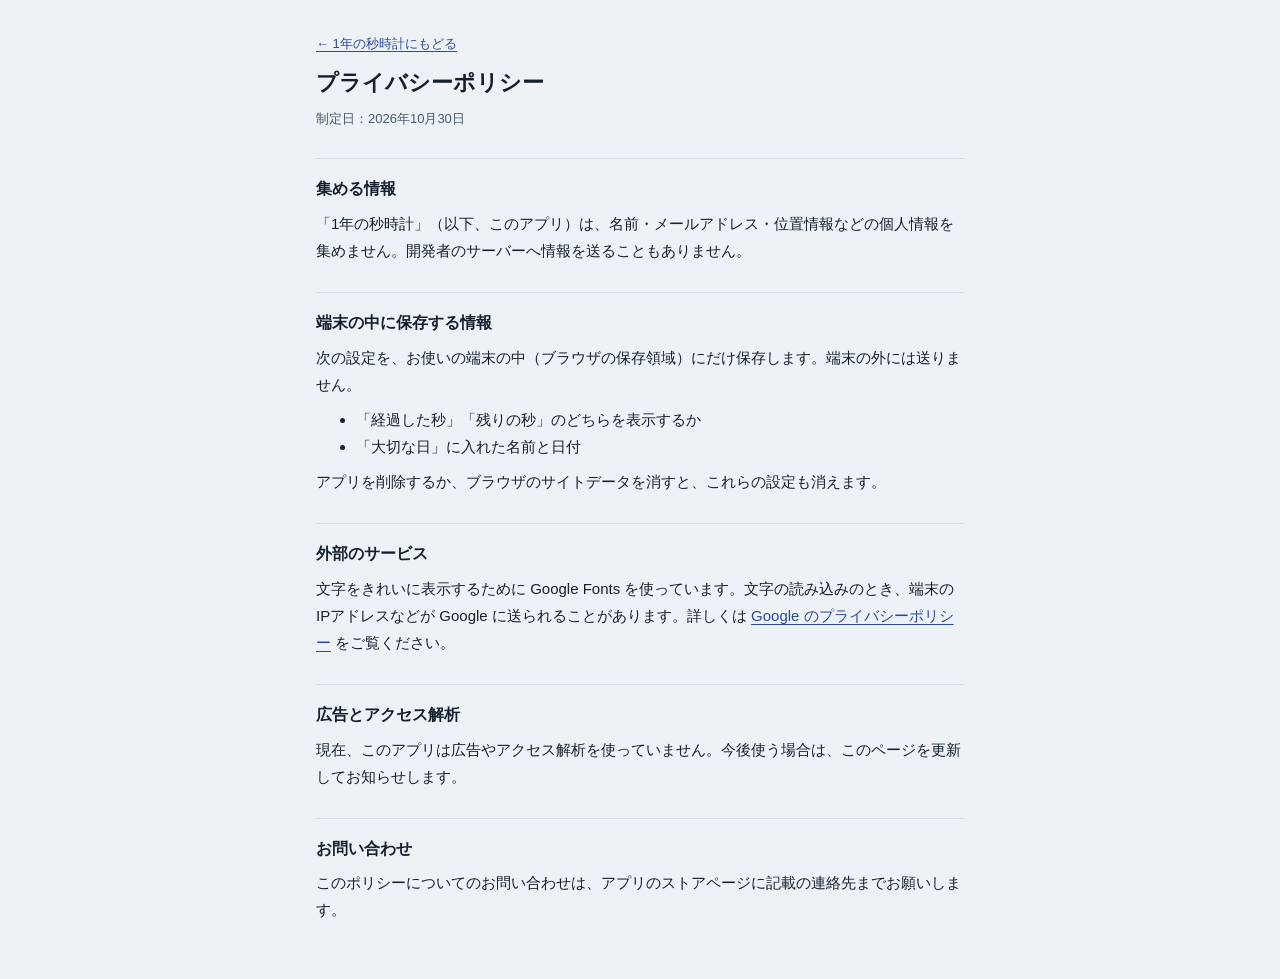
<file: year-clock/privacy.html>
<!DOCTYPE html>
<html lang="ja">
<head>
<meta charset="UTF-8">
<meta name="viewport" content="width=device-width, initial-scale=1, viewport-fit=cover">
<title>1年の秒時計 プライバシーポリシー</title>
<link rel="icon" href="icons/icon-192.png" type="image/png">
<style>
:root {
  --paper: #eef2f6;
  --ink: #15202e;
  --ink-2: #4b5a6b;
  --line: #d6dde6;
  --ai: #2b4c9b;
}
@media (prefers-color-scheme: dark) {
  :root { --paper: #0e1420; --ink: #e8edf5; --ink-2: #a9b5c6; --line: #283550; --ai: #8fb0f2; color-scheme: dark; }
}
* { box-sizing: border-box; }
body {
  margin: 0;
  background: var(--paper);
  color: var(--ink);
  font-family: "BIZ UDPGothic", "Hiragino Sans", "Yu Gothic", "Meiryo", sans-serif;
  font-size: 15px;
  line-height: 1.8;
}
main {
  max-width: 680px;
  margin: 0 auto;
  padding-block: 32px 48px;
  padding-left: max(16px, env(safe-area-inset-left, 0px));
  padding-right: max(16px, env(safe-area-inset-right, 0px));
}
h1 { margin: 0 0 4px; font-size: 22px; text-wrap: balance; }
h2 { margin: 28px 0 6px; padding-top: 16px; font-size: 16px; border-top: 1px solid var(--line); }
p, ul { margin: 0 0 8px; }
.date, .back { color: var(--ink-2); font-size: 13px; }
a { color: var(--ai); text-underline-offset: 3px; }
</style>
</head>
<body>
<main>
  <p class="back"><a href="./">← 1年の秒時計にもどる</a></p>
  <h1>プライバシーポリシー</h1>
  <p class="date">制定日：2026年10月30日</p>

  <h2>集める情報</h2>
  <p>「1年の秒時計」（以下、このアプリ）は、名前・メールアドレス・位置情報などの個人情報を集めません。開発者のサーバーへ情報を送ることもありません。</p>

  <h2>端末の中に保存する情報</h2>
  <p>次の設定を、お使いの端末の中（ブラウザの保存領域）にだけ保存します。端末の外には送りません。</p>
  <ul>
    <li>「経過した秒」「残りの秒」のどちらを表示するか</li>
    <li>「大切な日」に入れた名前と日付</li>
  </ul>
  <p>アプリを削除するか、ブラウザのサイトデータを消すと、これらの設定も消えます。</p>

  <h2>外部のサービス</h2>
  <p>文字をきれいに表示するために Google Fonts を使っています。文字の読み込みのとき、端末のIPアドレスなどが Google に送られることがあります。詳しくは <a href="https://policies.google.com/privacy" rel="noopener">Google のプライバシーポリシー</a> をご覧ください。</p>

  <h2>広告とアクセス解析</h2>
  <p>現在、このアプリは広告やアクセス解析を使っていません。今後使う場合は、このページを更新してお知らせします。</p>

  <h2>お問い合わせ</h2>
  <p>このポリシーについてのお問い合わせは、アプリのストアページに記載の連絡先までお願いします。</p>
</main>
</body>
</html>
</file>
<file: css/app.css>
/* ============================================================
   テーマ（html[data-theme] で切り替え）
============================================================ */
:root, [data-theme="light"] {
  --bg:#f7f9f7; --surface:#fff; --surface2:#f0f4f1; --border:#d8e4da;
  --primary:#1a6b3a; --primary-l:#2a8f50; --primary-p:#e8f5ed; --on-primary:#fff;
  --accent:#e07b20; --accent-p:#fff3e6; --water:#1976a8; --water-p:#e3f2fd;
  --red:#c0392b; --red-p:#ffeaea; --text:#1a2a1e; --text2:#5a6e5e; --text3:#9aaa9e;
  --shadow:0 1px 4px rgba(26,107,58,.10); --shadow-lg:0 4px 16px rgba(26,107,58,.13);
  --hdr-bg:#1a6b3a; --hdr-text:#fff;
  --font:'Noto Sans JP',system-ui,sans-serif; --font-display:'Oswald','Noto Sans JP',sans-serif;
}
[data-theme="dark"] {
  --bg:#0d1a0f; --surface:#1a2a1e; --surface2:#1c2e20; --border:rgba(120,180,80,.18);
  --primary:#5aad3f; --primary-l:#7ed45a; --primary-p:rgba(90,173,63,.13); --on-primary:#0d1a0f;
  --accent:#d4820a; --accent-p:rgba(212,130,10,.15); --water:#3daa80; --water-p:rgba(42,122,92,.2);
  --red:#e06060; --red-p:rgba(192,57,43,.15); --text:#e8f0e0; --text2:rgba(232,240,224,.65); --text3:rgba(232,240,224,.35);
  --shadow:0 1px 4px rgba(0,0,0,.3); --shadow-lg:0 4px 16px rgba(0,0,0,.4);
  --hdr-bg:#0d1a0f; --hdr-text:#7ed45a;
}
[data-theme="wabi"] {
  --bg:#f5efe3; --surface:#faf6ee; --surface2:#ede5d8; --border:#c8b89a;
  --primary:#4a3728; --primary-l:#6b5040; --primary-p:#ede0cc; --on-primary:#faf6ee;
  --accent:#8b6914; --accent-p:#f5e8c8; --water:#2a5a6e; --water-p:#d8eaf0;
  --red:#8b2020; --red-p:#f5e0e0; --text:#2a1e14; --text2:#6b5040; --text3:#9a8a78;
  --shadow:0 1px 4px rgba(74,55,40,.12); --shadow-lg:0 4px 16px rgba(74,55,40,.15);
  --hdr-bg:#2a1e14; --hdr-text:#d4c4a8;
}

/* ============================================================
   ベース
============================================================ */
* { box-sizing:border-box; margin:0; padding:0; -webkit-tap-highlight-color:transparent; }
html, body { height:100%; }
body {
  background:var(--bg); color:var(--text); font-family:var(--font);
  display:flex; flex-direction:column; overflow:hidden; height:100dvh;
  transition:background .3s, color .3s;
}
button, input, textarea { font:inherit; color:inherit; }
button { cursor:pointer; background:none; border:none; }

/* ヘッダー */
.hdr {
  background:var(--hdr-bg); color:var(--hdr-text); flex-shrink:0;
  padding:calc(8px + env(safe-area-inset-top)) 12px 8px;
  display:flex; align-items:center; justify-content:space-between; gap:8px; box-shadow:var(--shadow-lg); z-index:2;
}
.hdr-brand { display:flex; align-items:center; gap:6px; }
.hdr-logo { font-size:20px; }
.hdr-title { font-family:var(--font-display); font-weight:700; font-size:17px; letter-spacing:.08em; }
.hdr-right { display:flex; align-items:center; gap:10px; }
.trip-btn {
  color:var(--hdr-text); border:1px solid currentColor; border-radius:16px; padding:4px 10px;
  font-family:var(--font-display); font-size:13px; letter-spacing:.04em; opacity:.95;
}
.caret { font-size:10px; }
.themes { display:flex; gap:5px; }
.theme-dot { width:16px; height:16px; border-radius:50%; border:2px solid rgba(255,255,255,.4); }
.theme-dot[data-theme="light"] { background:#e8f5ed; }
.theme-dot[data-theme="dark"] { background:#1a2a1e; }
.theme-dot[data-theme="wabi"] { background:#d4c4a8; }
.theme-dot.on { border-color:var(--hdr-text); transform:scale(1.15); }

/* アプリ領域 */
#apps { flex:1; min-height:0; position:relative; }
.app { position:absolute; inset:0; display:none; flex-direction:column; }
.app.on { display:flex; }
.scroll { flex:1; overflow-y:auto; padding:12px 12px 20px; -webkit-overflow-scrolling:touch; }

/* 下部ナビ（アプリ切り替え） */
.nav { display:flex; background:var(--surface); border-top:1px solid var(--border); padding-bottom:env(safe-area-inset-bottom); flex-shrink:0; }
.nav-btn { flex:1; display:flex; flex-direction:column; align-items:center; gap:1px; padding:6px 0 5px; color:var(--text3); font-size:10px; font-weight:700; }
.nav-btn.on { color:var(--primary); }
.nav-ico { font-size:20px; filter:grayscale(1); opacity:.6; }
.nav-btn.on .nav-ico { filter:none; opacity:1; }

/* サブタブ */
.subtabs { display:flex; background:var(--surface); border-bottom:1px solid var(--border); flex-shrink:0; }
.subtab { flex:1; padding:10px 0 8px; font-size:12px; font-weight:700; color:var(--text3); border-bottom:3px solid transparent; }
.subtab.on { color:var(--primary); border-bottom-color:var(--primary); }
.bdg { display:inline-block; min-width:16px; padding:0 4px; border-radius:8px; background:var(--accent); color:#fff; font-size:10px; line-height:16px; }
.view { display:none; }
.view.on { display:block; animation:fade .2s; }
@keyframes fade { from { opacity:0; transform:translateY(4px); } }

/* 見出し・カード */
.sec-hd { font-size:12px; font-weight:900; color:var(--text2); letter-spacing:.06em; margin:2px 2px 10px; display:flex; justify-content:space-between; align-items:baseline; }
.hint { font-size:10px; font-weight:400; color:var(--text3); }
.grid { display:grid; grid-template-columns:1fr 1fr; gap:8px; }
.card { background:var(--surface); border:1px solid var(--border); border-radius:12px; padding:9px 10px; box-shadow:var(--shadow); transition:border-color .3s, box-shadow .3s; min-width:0; }
.card.full { grid-column:1 / -1; }
.card.lit { border-color:var(--primary-l); box-shadow:0 0 0 3px var(--primary-p); }
.card-lbl { font-size:11px; font-weight:700; color:var(--text2); margin-bottom:6px; }
.tags { display:flex; flex-wrap:wrap; gap:5px; }
.tag { background:var(--primary-p); color:var(--primary); border-radius:8px; padding:3px 9px; font-size:13px; font-weight:700; cursor:pointer; word-break:break-all; }
.tag.alt { background:var(--water-p); color:var(--water); }
.tag-empty { color:var(--text3); font-size:13px; }
.big { font-family:var(--font-display); font-size:28px; font-weight:700; color:var(--primary); line-height:1.1; }
.big small, .fish-sz small { font-size:12px; margin-left:2px; color:var(--text2); }
.help { margin-top:12px; font-size:11px; line-height:1.8; color:var(--text2); background:var(--surface2); border-radius:10px; padding:10px 12px; }
.help b { display:block; color:var(--text); margin-bottom:2px; }

/* リスト */
.list { display:flex; flex-direction:column; gap:8px; }
.item { display:flex; align-items:flex-start; gap:10px; background:var(--surface); border:1px solid var(--border); border-radius:12px; padding:10px; box-shadow:var(--shadow); }
.item-main { flex:1; min-width:0; }
.item-title { font-weight:700; font-size:14px; word-break:break-all; }
.item-meta { font-size:11px; color:var(--text2); margin-top:2px; }
.item-note { font-size:12px; color:var(--text3); margin-top:4px; line-height:1.5; word-break:break-all; }
.item-acts { display:flex; flex-direction:column; gap:4px; }
.icon-btn { width:32px; height:32px; border-radius:8px; background:var(--surface2); font-size:15px; }
.icon-btn.sm { width:22px; height:22px; font-size:11px; margin-left:4px; vertical-align:middle; }
.fish-sz { font-family:var(--font-display); font-size:30px; font-weight:700; color:var(--accent); min-width:62px; text-align:center; line-height:1.1; }
.memo-time { font-family:var(--font-display); font-size:12px; color:var(--primary); }
.memo-txt { font-size:14px; line-height:1.6; margin-top:2px; word-break:break-all; white-space:pre-wrap; }
.empty { text-align:center; color:var(--text3); font-size:13px; line-height:1.8; padding:40px 10px; }
.empty-ico { display:block; font-size:40px; margin-bottom:8px; }

/* まとめ */
.sum-card { background:var(--surface); border:1px solid var(--border); border-radius:12px; padding:12px; margin-bottom:10px; box-shadow:var(--shadow); }
.sum-title { font-weight:900; font-size:14px; margin-bottom:8px; color:var(--primary); }
.sum-row { display:flex; justify-content:space-between; gap:10px; padding:6px 0; border-top:1px dashed var(--border); font-size:13px; }
.sum-key { color:var(--text2); flex-shrink:0; }
.sum-val { font-weight:700; text-align:right; word-break:break-all; }
.dict-note { font-size:11px; color:var(--text2); line-height:1.6; margin-bottom:6px; }
.dict-form { display:flex; align-items:center; gap:6px; margin-top:8px; }
.dict-form input { flex:1; min-width:0; padding:7px 8px; border:1px solid var(--border); border-radius:8px; background:var(--surface2); font-size:13px; }
.btn-col { display:flex; flex-direction:column; gap:8px; margin-top:4px; }
.btn-row { display:flex; gap:8px; margin:10px 0; }
.btn-row .btn { flex:1; }

/* ボタン */
.btn { display:inline-flex; align-items:center; justify-content:center; gap:6px; padding:11px 14px; border-radius:10px; font-weight:700; font-size:14px; cursor:pointer; }
.btn.sm { padding:7px 10px; font-size:12px; }
.btn.primary { background:var(--primary); color:var(--on-primary); }
.btn.primary:disabled { opacity:.4; }
.btn.ghost { background:var(--surface); border:1px solid var(--border); }
.btn.danger { background:var(--red); color:#fff; }
.danger-text { color:var(--red); }

/* 入力バー */
.inputbar { background:var(--surface); border-top:1px solid var(--border); padding:8px 10px; flex-shrink:0; }
.interim { font-size:12px; color:var(--text2); min-height:0; padding:0 4px; }
.interim:not(:empty) { min-height:18px; margin-bottom:4px; }
.inp-row { display:flex; gap:6px; align-items:flex-end; }
.inp { flex:1; resize:none; border:1px solid var(--border); border-radius:10px; padding:9px 10px; background:var(--surface2); font-size:16px; line-height:1.4; max-height:96px; }
.inp:focus { outline:2px solid var(--primary-p); border-color:var(--primary-l); }
.send { padding:10px 14px; }
.mic { width:100%; margin-top:8px; padding:12px; border-radius:12px; background:var(--primary-p); color:var(--primary); border:2px solid var(--primary-l); font-weight:900; font-size:15px; display:flex; align-items:center; justify-content:center; gap:8px; }
.mic-ico { font-size:20px; }
.mic.rec { background:var(--red-p); color:var(--red); border-color:var(--red); animation:pulse 1.4s infinite; }
@keyframes pulse { 50% { box-shadow:0 0 0 6px var(--red-p); } }

/* 動画 */
.target-row { font-size:13px; color:var(--text2); }
.target-row b { color:var(--text); }
.item.media { flex-wrap:wrap; }
.media-view { width:100%; border-radius:8px; overflow:hidden; background:#000; }
.media-view video, .media-view img { display:block; width:100%; max-height:260px; object-fit:contain; }
.media-missing { color:#aaa; font-size:12px; padding:20px; text-align:center; }

/* トースト・モーダル・シート */
.toast { position:fixed; left:50%; bottom:calc(150px + env(safe-area-inset-bottom)); transform:translate(-50%, 20px); background:rgba(20,30,22,.92); color:#fff; padding:9px 16px; border-radius:20px; font-size:13px; font-weight:700; opacity:0; pointer-events:none; transition:.25s; z-index:20; white-space:nowrap; }
.toast.show { opacity:1; transform:translate(-50%, 0); }
.overlay { position:fixed; inset:0; background:rgba(0,0,0,.45); display:none; align-items:center; justify-content:center; z-index:10; padding:16px; }
.overlay.show { display:flex; }
.modal { background:var(--surface); border-radius:14px; padding:18px; width:100%; max-width:340px; }
.modal-title { font-weight:900; font-size:16px; margin-bottom:8px; }
.modal-body { font-size:13px; color:var(--text2); line-height:1.6; margin-bottom:16px; }
.modal-btns { display:flex; gap:8px; }
.modal-btns .btn { flex:1; }
.sheet { background:var(--surface); border-radius:14px; width:100%; max-width:420px; max-height:80dvh; display:flex; flex-direction:column; overflow:hidden; }
.sheet-hd { font-weight:900; padding:14px 16px 10px; border-bottom:1px solid var(--border); }
.sheet-body { overflow-y:auto; padding:6px 10px; flex:1; }
.sheet-ft { display:flex; gap:8px; padding:10px; border-top:1px solid var(--border); }
.sheet-ft input { flex:1; min-width:0; padding:8px; border:1px solid var(--border); border-radius:10px; background:var(--surface2); }
.trip-row { display:block; width:100%; text-align:left; padding:10px; border-radius:10px; margin:4px 0; border:1px solid transparent; }
.trip-row.on { background:var(--primary-p); border-color:var(--primary-l); }
.trip-date { font-family:var(--font-display); font-size:16px; font-weight:700; }
.trip-sub { font-size:12px; color:var(--text2); }
</file>
